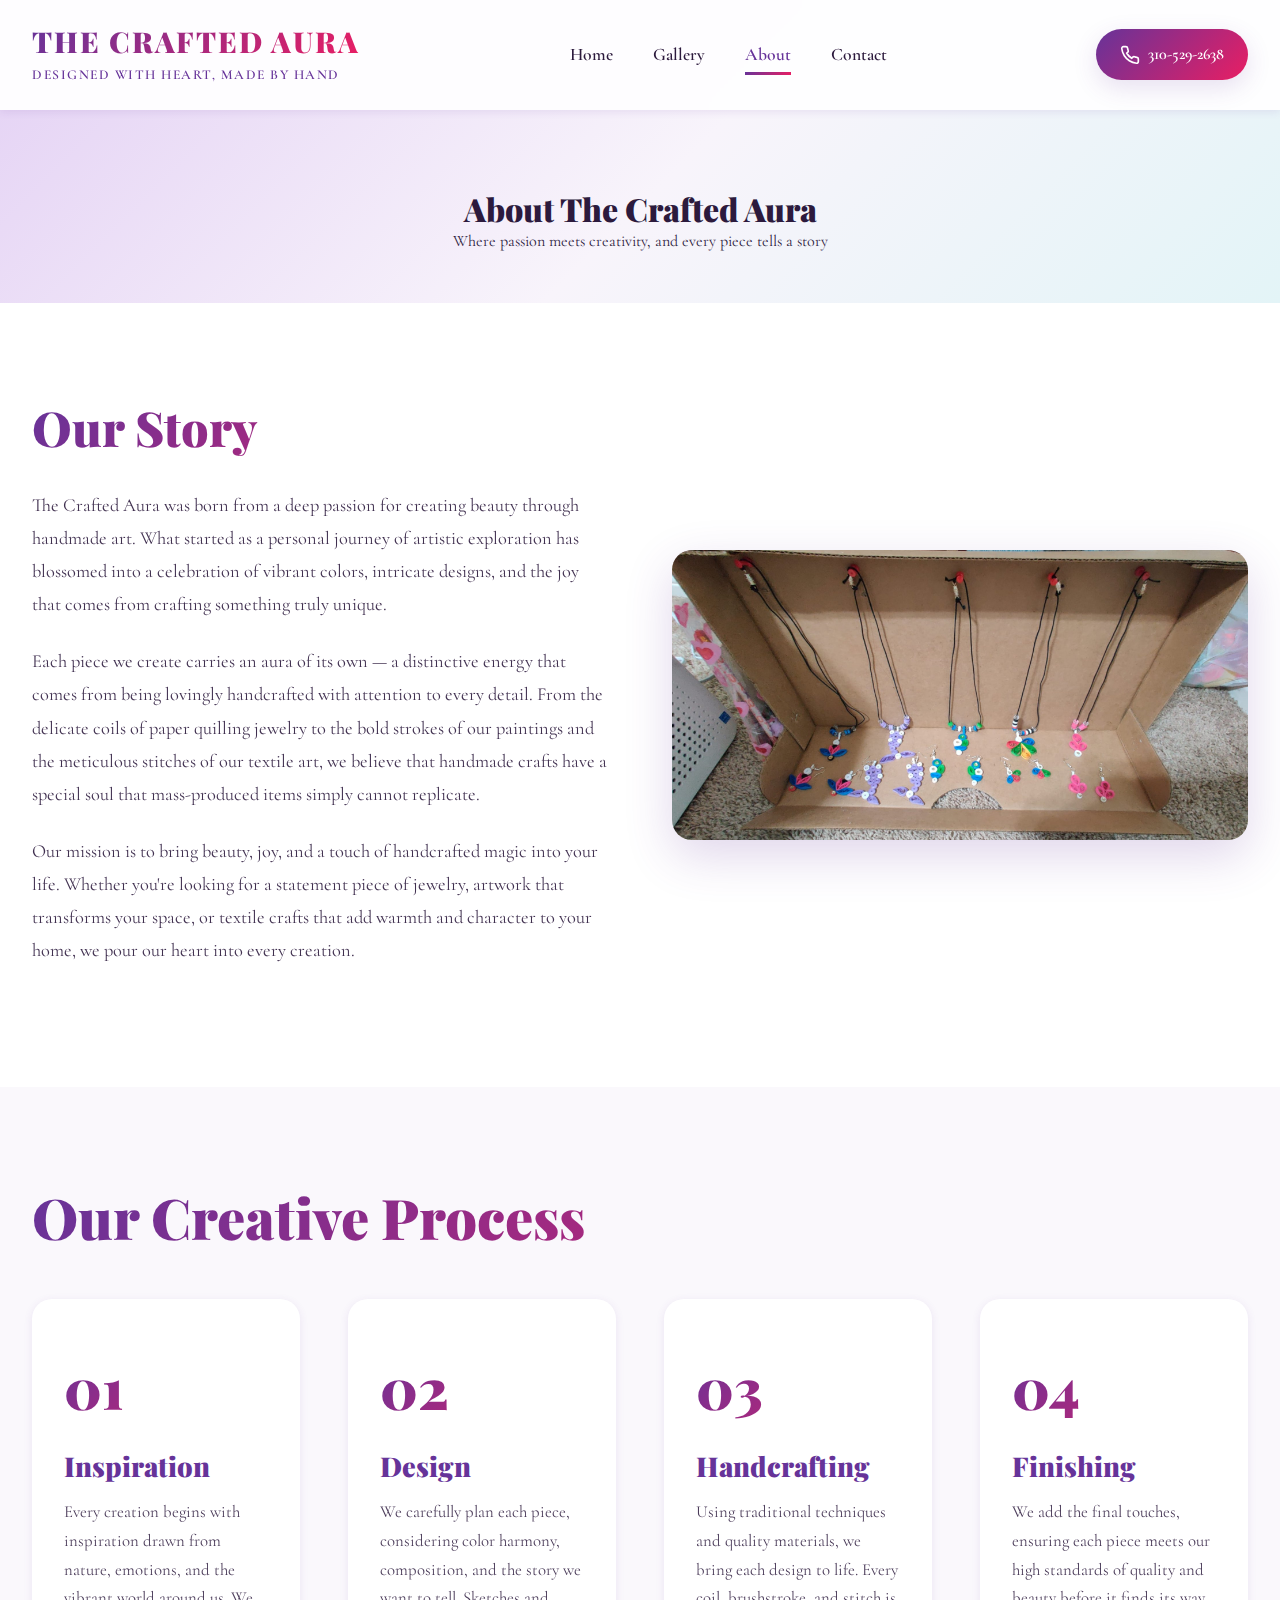
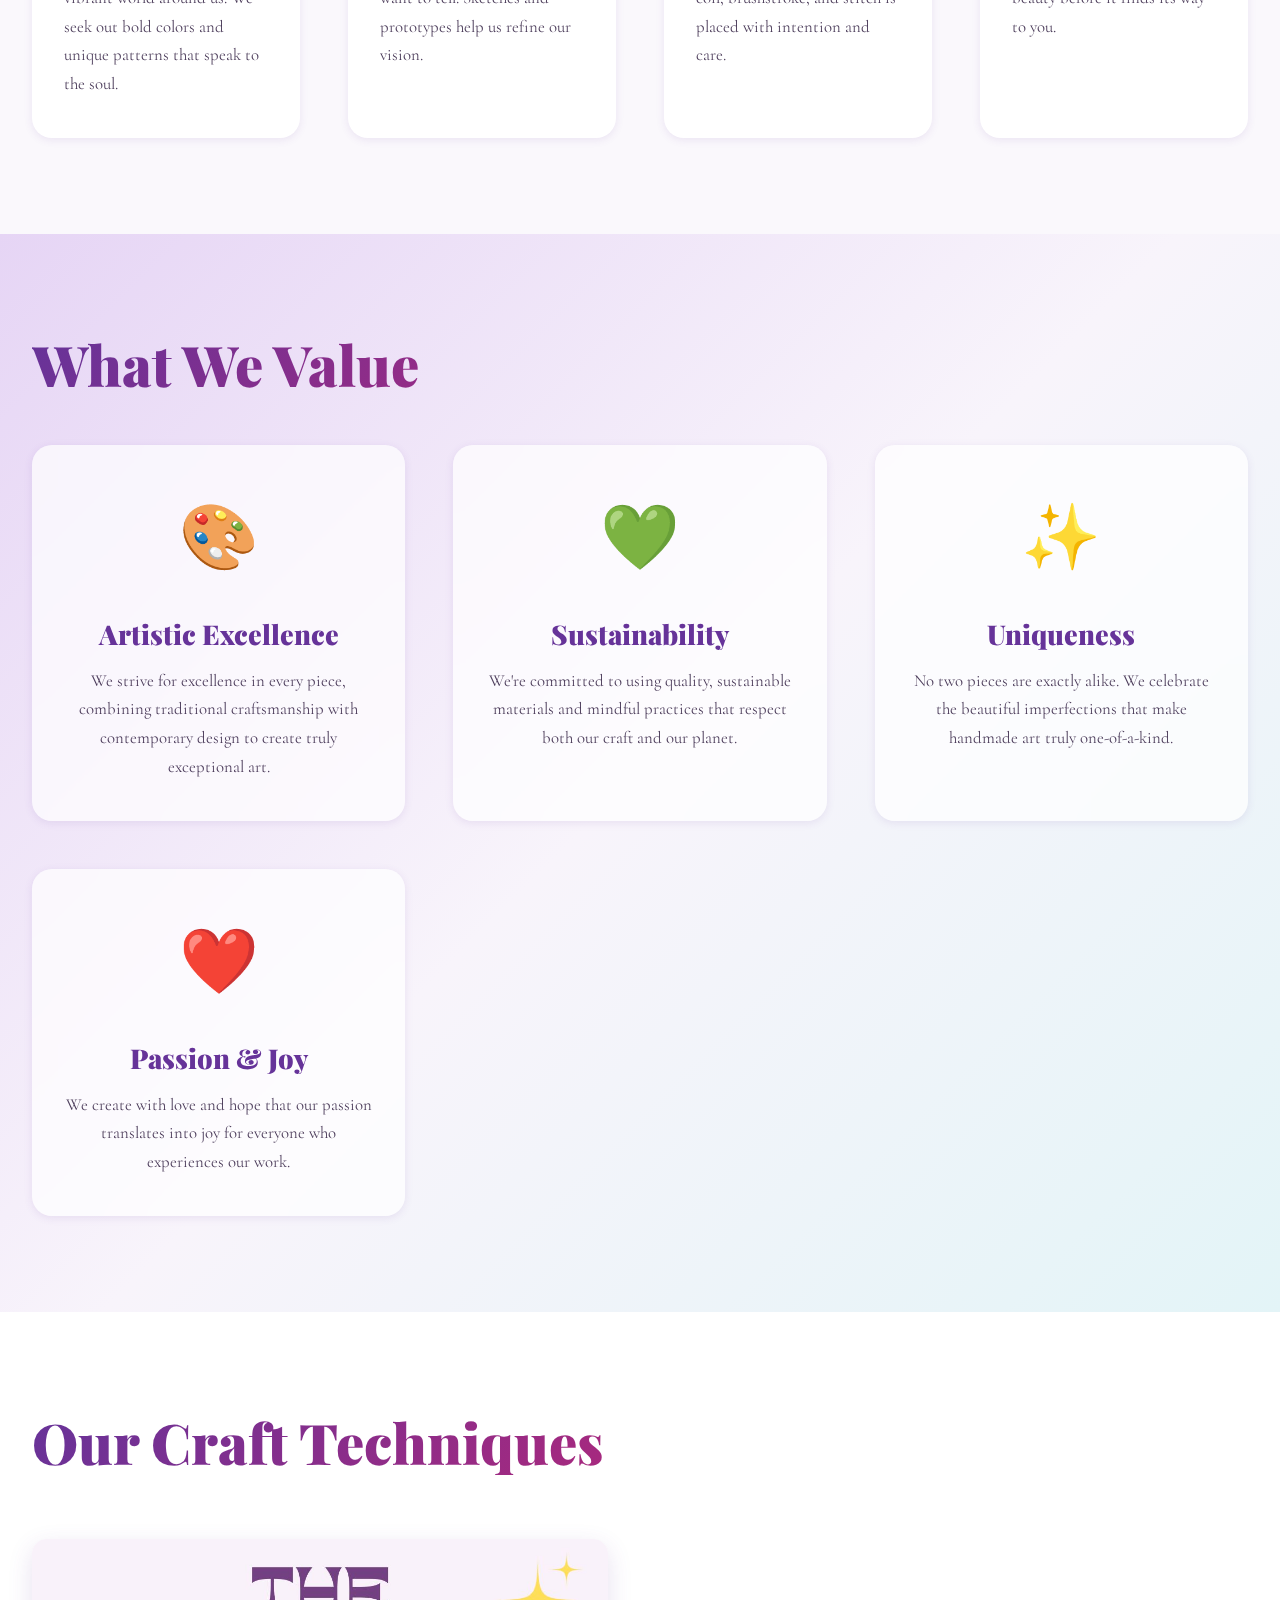
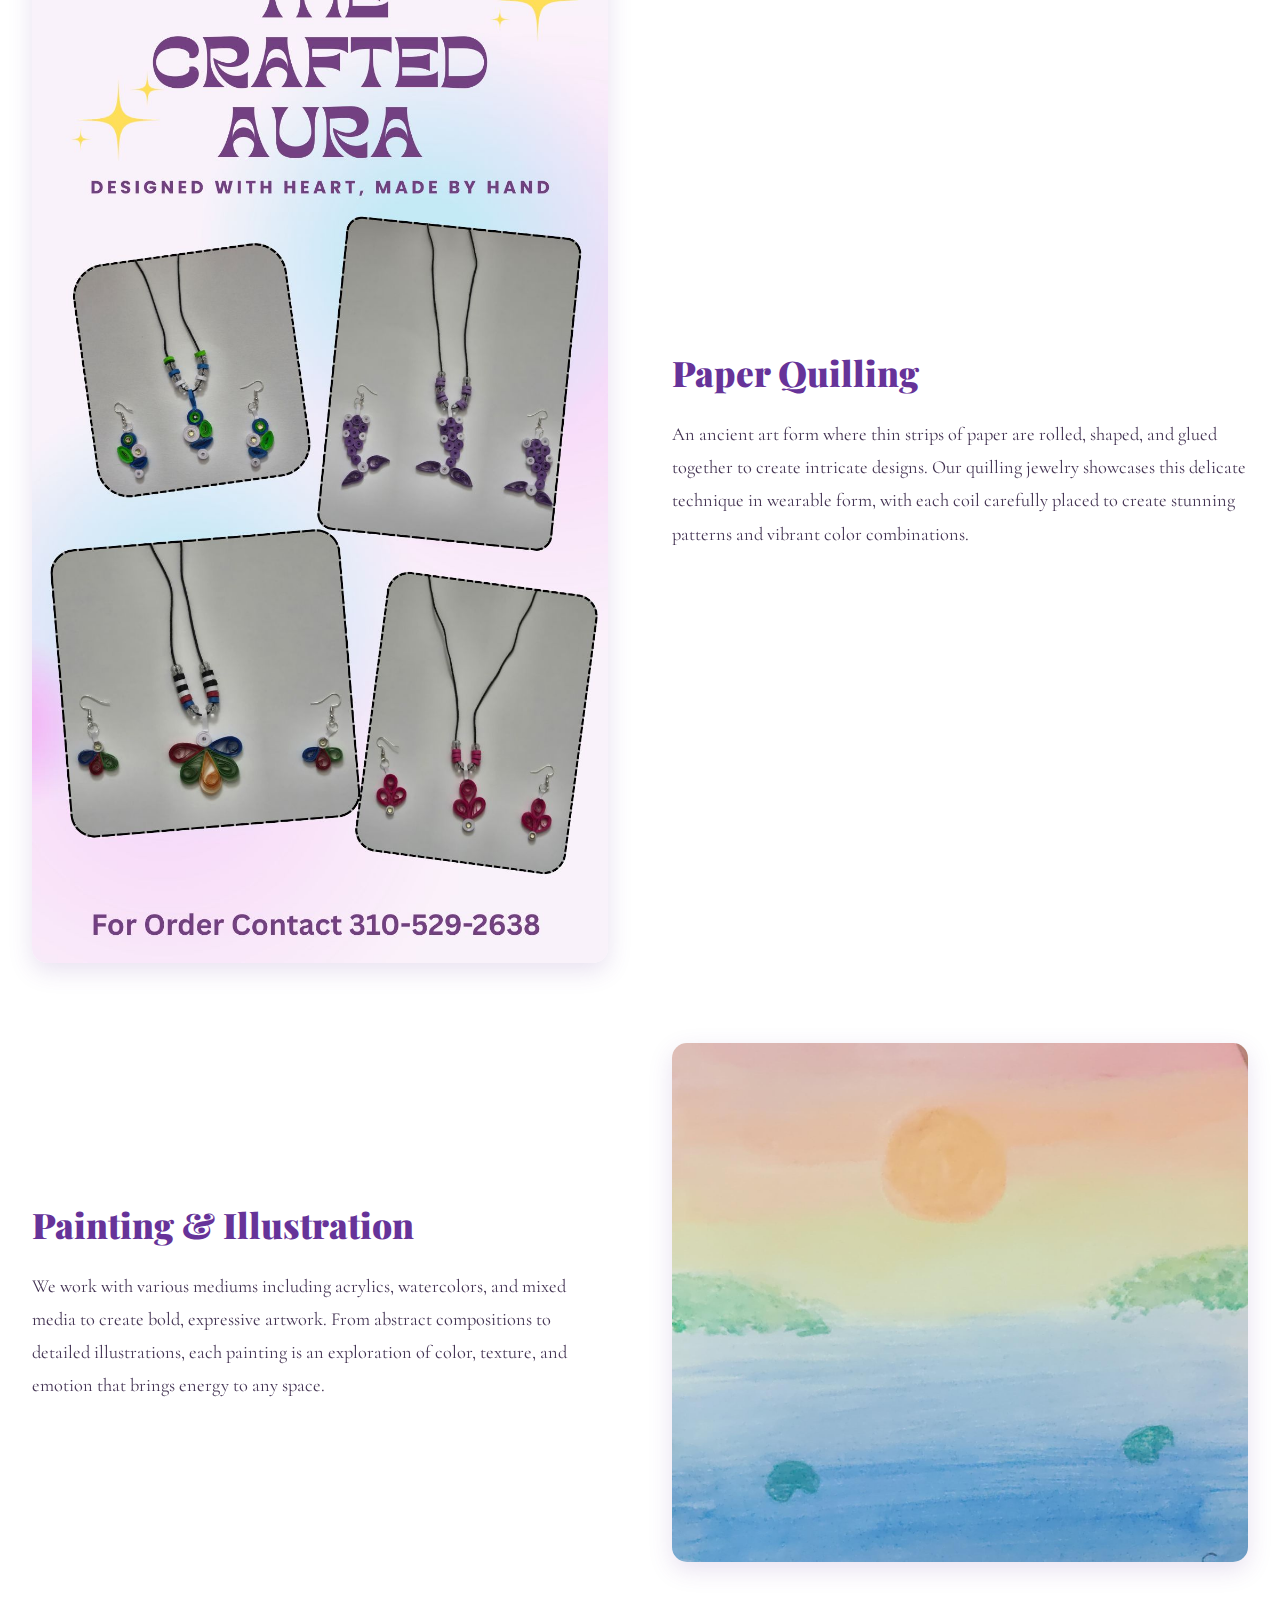
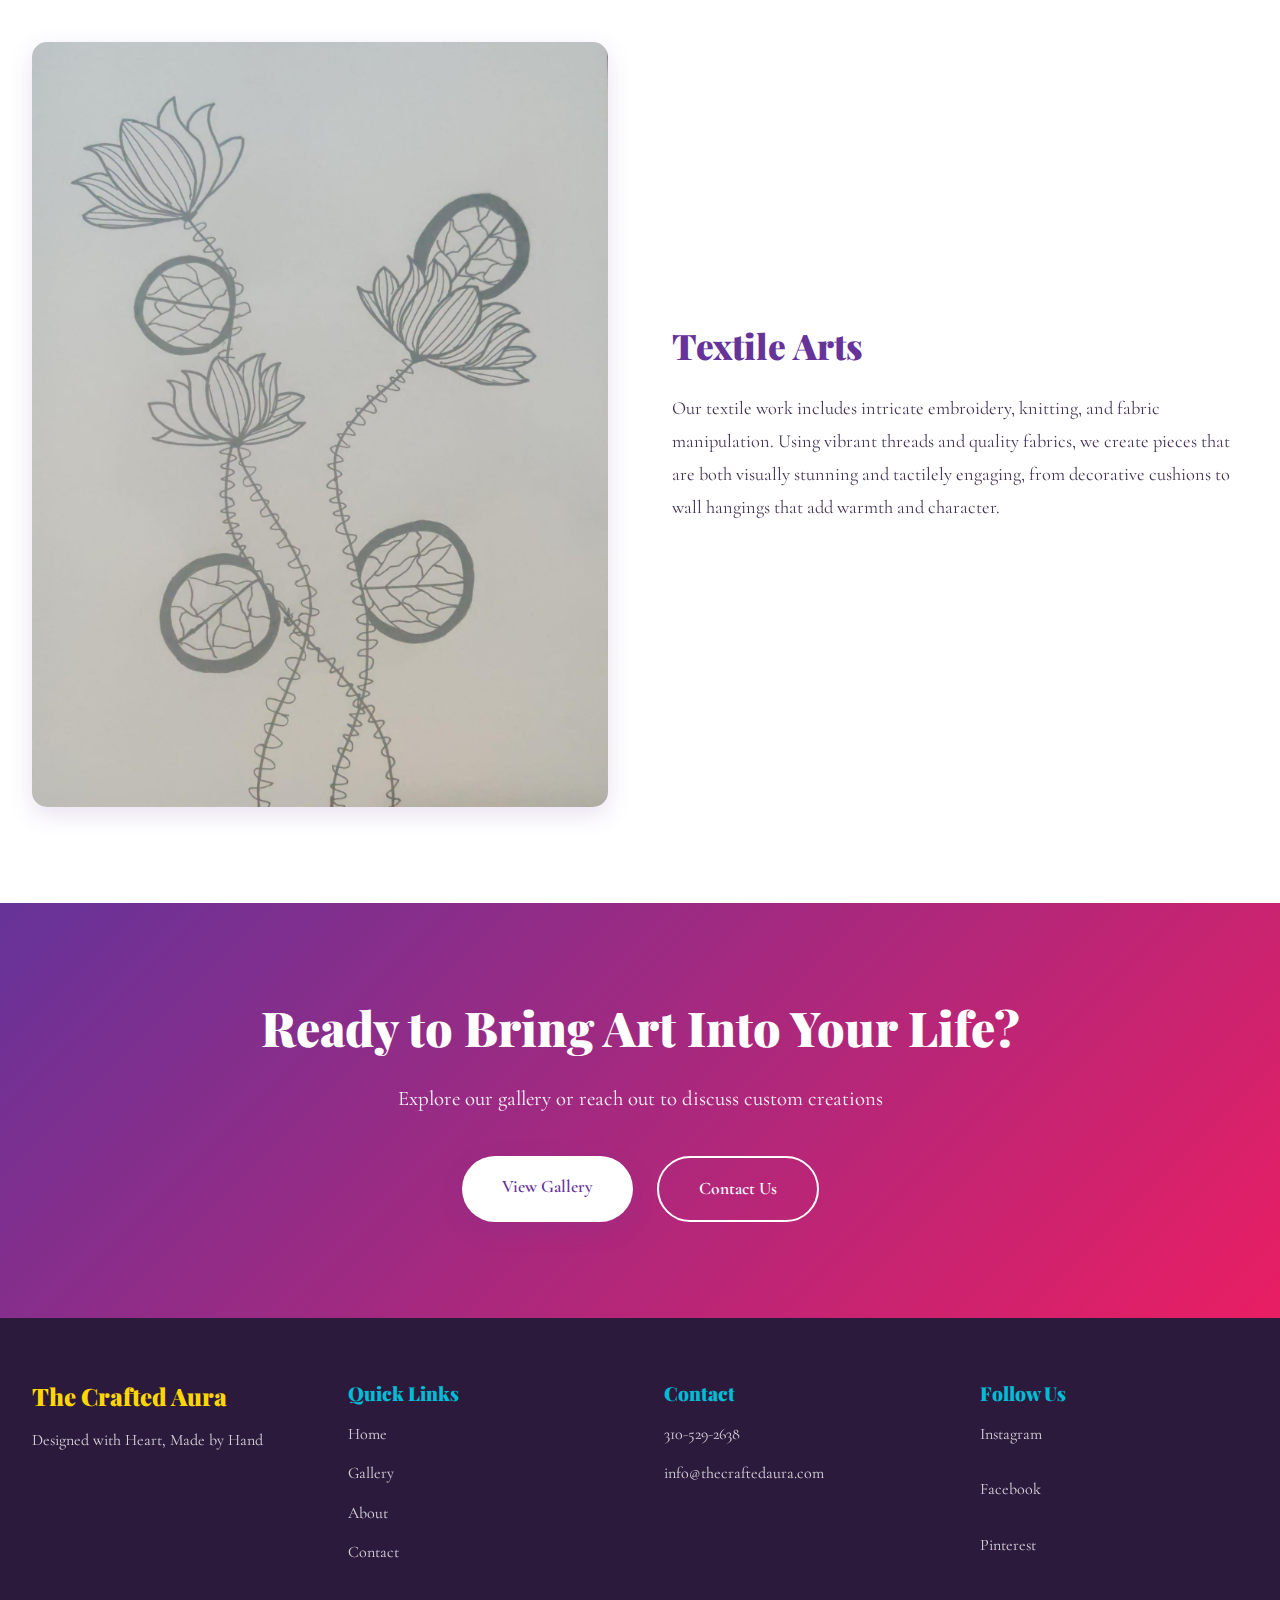
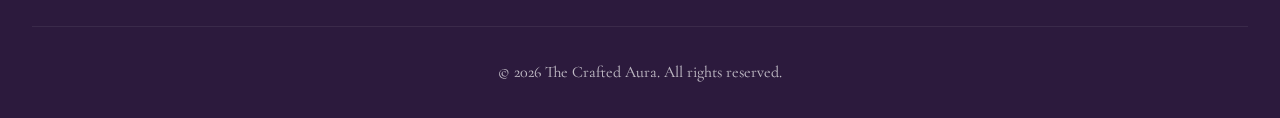
<file: about.html>
<!DOCTYPE html>
<html lang="en">
<head>
    <meta charset="UTF-8">
    <meta name="viewport" content="width=device-width, initial-scale=1.0">
    <title>About - The Crafted Aura</title>
    <link rel="preconnect" href="https://fonts.googleapis.com">
    <link rel="preconnect" href="https://fonts.gstatic.com" crossorigin>
    <link href="https://fonts.googleapis.com/css2?family=Playfair+Display:wght@700;900&family=Cormorant+Garamond:wght@400;600&display=swap" rel="stylesheet">
    <link rel="stylesheet" href="styles.css">
    <link rel="stylesheet" href="about.css">
</head>
<body>
    <!-- Navigation -->
    <nav class="navbar">
        <div class="nav-container">
            <div class="logo">
                <h1>THE CRAFTED AURA</h1>
                <p class="tagline">Designed with Heart, Made by Hand</p>
            </div>
            <div class="nav-links">
                <a href="index.html">Home</a>
                <a href="gallery.html">Gallery</a>
                <a href="about.html" class="active">About</a>
                <a href="contact.html">Contact</a>
            </div>
            <div class="contact-info">
                <a href="tel:3105292638" class="phone-link">
                    <svg width="20" height="20" viewBox="0 0 24 24" fill="none" stroke="currentColor" stroke-width="2">
                        <path d="M22 16.92v3a2 2 0 0 1-2.18 2 19.79 19.79 0 0 1-8.63-3.07 19.5 19.5 0 0 1-6-6 19.79 19.79 0 0 1-3.07-8.67A2 2 0 0 1 4.11 2h3a2 2 0 0 1 2 1.72 12.84 12.84 0 0 0 .7 2.81 2 2 0 0 1-.45 2.11L8.09 9.91a16 16 0 0 0 6 6l1.27-1.27a2 2 0 0 1 2.11-.45 12.84 12.84 0 0 0 2.81.7A2 2 0 0 1 22 16.92z"/>
                    </svg>
                    310-529-2638
                </a>
            </div>
            <button class="mobile-menu-btn" aria-label="Menu">
                <span></span>
                <span></span>
                <span></span>
            </button>
        </div>
    </nav>

    <!-- Mobile Menu -->
    <div class="mobile-menu">
        <a href="index.html">Home</a>
        <a href="gallery.html">Gallery</a>
        <a href="about.html" class="active">About</a>
        <a href="contact.html">Contact</a>
        <a href="tel:3105292638" class="mobile-phone">
            <svg width="20" height="20" viewBox="0 0 24 24" fill="none" stroke="currentColor" stroke-width="2">
                <path d="M22 16.92v3a2 2 0 0 1-2.18 2 19.79 19.79 0 0 1-8.63-3.07 19.5 19.5 0 0 1-6-6 19.79 19.79 0 0 1-3.07-8.67A2 2 0 0 1 4.11 2h3a2 2 0 0 1 2 1.72 12.84 12.84 0 0 0 .7 2.81 2 2 0 0 1-.45 2.11L8.09 9.91a16 16 0 0 0 6 6l1.27-1.27a2 2 0 0 1 2.11-.45 12.84 12.84 0 0 0 2.81.7A2 2 0 0 1 22 16.92z"/>
            </svg>
            310-529-2638
        </a>
    </div>

    <!-- About Header -->
    <section class="about-header">
        <div class="container">
            <h1 class="page-title">About The Crafted Aura</h1>
            <p class="page-subtitle">Where passion meets creativity, and every piece tells a story</p>
        </div>
    </section>

    <!-- Story Section -->
    <section class="story-section">
        <div class="container">
            <div class="story-content">
                <div class="story-text">
                    <h2>Our Story</h2>
                    <p>The Crafted Aura was born from a deep passion for creating beauty through handmade art. What started as a personal journey of artistic exploration has blossomed into a celebration of vibrant colors, intricate designs, and the joy that comes from crafting something truly unique.</p>
                    <p>Each piece we create carries an aura of its own — a distinctive energy that comes from being lovingly handcrafted with attention to every detail. From the delicate coils of paper quilling jewelry to the bold strokes of our paintings and the meticulous stitches of our textile art, we believe that handmade crafts have a special soul that mass-produced items simply cannot replicate.</p>
                    <p>Our mission is to bring beauty, joy, and a touch of handcrafted magic into your life. Whether you're looking for a statement piece of jewelry, artwork that transforms your space, or textile crafts that add warmth and character to your home, we pour our heart into every creation.</p>
                </div>
                <div class="story-image">
                    <img src="images/jewelry/quilling-collection-display.jpg" alt="The Crafted Aura Workspace">
                </div>
            </div>
        </div>
    </section>

    <!-- Process Section -->
    <section class="process-section">
        <div class="container">
            <h2 class="section-title">Our Creative Process</h2>
            <div class="process-grid">
                <div class="process-card">
                    <div class="process-number">01</div>
                    <h3>Inspiration</h3>
                    <p>Every creation begins with inspiration drawn from nature, emotions, and the vibrant world around us. We seek out bold colors and unique patterns that speak to the soul.</p>
                </div>
                <div class="process-card">
                    <div class="process-number">02</div>
                    <h3>Design</h3>
                    <p>We carefully plan each piece, considering color harmony, composition, and the story we want to tell. Sketches and prototypes help us refine our vision.</p>
                </div>
                <div class="process-card">
                    <div class="process-number">03</div>
                    <h3>Handcrafting</h3>
                    <p>Using traditional techniques and quality materials, we bring each design to life. Every coil, brushstroke, and stitch is placed with intention and care.</p>
                </div>
                <div class="process-card">
                    <div class="process-number">04</div>
                    <h3>Finishing</h3>
                    <p>We add the final touches, ensuring each piece meets our high standards of quality and beauty before it finds its way to you.</p>
                </div>
            </div>
        </div>
    </section>

    <!-- Values Section -->
    <section class="values-section">
        <div class="container">
            <h2 class="section-title">What We Value</h2>
            <div class="values-grid">
                <div class="value-card">
                    <div class="value-icon">🎨</div>
                    <h3>Artistic Excellence</h3>
                    <p>We strive for excellence in every piece, combining traditional craftsmanship with contemporary design to create truly exceptional art.</p>
                </div>
                <div class="value-card">
                    <div class="value-icon">💚</div>
                    <h3>Sustainability</h3>
                    <p>We're committed to using quality, sustainable materials and mindful practices that respect both our craft and our planet.</p>
                </div>
                <div class="value-card">
                    <div class="value-icon">✨</div>
                    <h3>Uniqueness</h3>
                    <p>No two pieces are exactly alike. We celebrate the beautiful imperfections that make handmade art truly one-of-a-kind.</p>
                </div>
                <div class="value-card">
                    <div class="value-icon">❤️</div>
                    <h3>Passion & Joy</h3>
                    <p>We create with love and hope that our passion translates into joy for everyone who experiences our work.</p>
                </div>
            </div>
        </div>
    </section>

    <!-- Techniques Section -->
    <section class="techniques-section">
        <div class="container">
            <h2 class="section-title">Our Craft Techniques</h2>
            <div class="techniques-content">
                <div class="technique-item">
                    <div class="technique-image">
                        <img src="images/jewelry/quilling-jewelry-main.jpg" alt="Paper Quilling Process">
                    </div>
                    <div class="technique-info">
                        <h3>Paper Quilling</h3>
                        <p>An ancient art form where thin strips of paper are rolled, shaped, and glued together to create intricate designs. Our quilling jewelry showcases this delicate technique in wearable form, with each coil carefully placed to create stunning patterns and vibrant color combinations.</p>
                    </div>
                </div>

                <div class="technique-item reverse">
                    <div class="technique-image">
                        <img src="images/paintings/sunset-landscape.jpg" alt="Painting Process">
                    </div>
                    <div class="technique-info">
                        <h3>Painting & Illustration</h3>
                        <p>We work with various mediums including acrylics, watercolors, and mixed media to create bold, expressive artwork. From abstract compositions to detailed illustrations, each painting is an exploration of color, texture, and emotion that brings energy to any space.</p>
                    </div>
                </div>

                <div class="technique-item">
                    <div class="technique-image">
                        <img src="images/illustrations/lotus-flowers-sketch.jpg" alt="Textile Arts Process">
                    </div>
                    <div class="technique-info">
                        <h3>Textile Arts</h3>
                        <p>Our textile work includes intricate embroidery, knitting, and fabric manipulation. Using vibrant threads and quality fabrics, we create pieces that are both visually stunning and tactilely engaging, from decorative cushions to wall hangings that add warmth and character.</p>
                    </div>
                </div>
            </div>
        </div>
    </section>

    <!-- CTA Section -->
    <section class="cta">
        <div class="cta-content">
            <h2>Ready to Bring Art Into Your Life?</h2>
            <p>Explore our gallery or reach out to discuss custom creations</p>
            <div class="cta-buttons">
                <a href="gallery.html" class="btn btn-primary">View Gallery</a>
                <a href="contact.html" class="btn btn-secondary">Contact Us</a>
            </div>
        </div>
    </section>

    <!-- Footer -->
    <footer class="footer">
        <div class="container">
            <div class="footer-content">
                <div class="footer-section">
                    <h3>The Crafted Aura</h3>
                    <p>Designed with Heart, Made by Hand</p>
                </div>
                <div class="footer-section">
                    <h4>Quick Links</h4>
                    <a href="index.html">Home</a>
                    <a href="gallery.html">Gallery</a>
                    <a href="about.html">About</a>
                    <a href="contact.html">Contact</a>
                </div>
                <div class="footer-section">
                    <h4>Contact</h4>
                    <a href="tel:3105292638">310-529-2638</a>
                    <a href="mailto:info@thecraftedaura.com">info@thecraftedaura.com</a>
                </div>
                <div class="footer-section">
                    <h4>Follow Us</h4>
                    <div class="social-links">
                        <a href="#" aria-label="Instagram">Instagram</a>
                        <a href="#" aria-label="Facebook">Facebook</a>
                        <a href="#" aria-label="Pinterest">Pinterest</a>
                    </div>
                </div>
            </div>
            <div class="footer-bottom">
                <p>&copy; 2026 The Crafted Aura. All rights reserved.</p>
            </div>
        </div>
    </footer>

    <script src="script.js"></script>
</body>
</html>
</file>
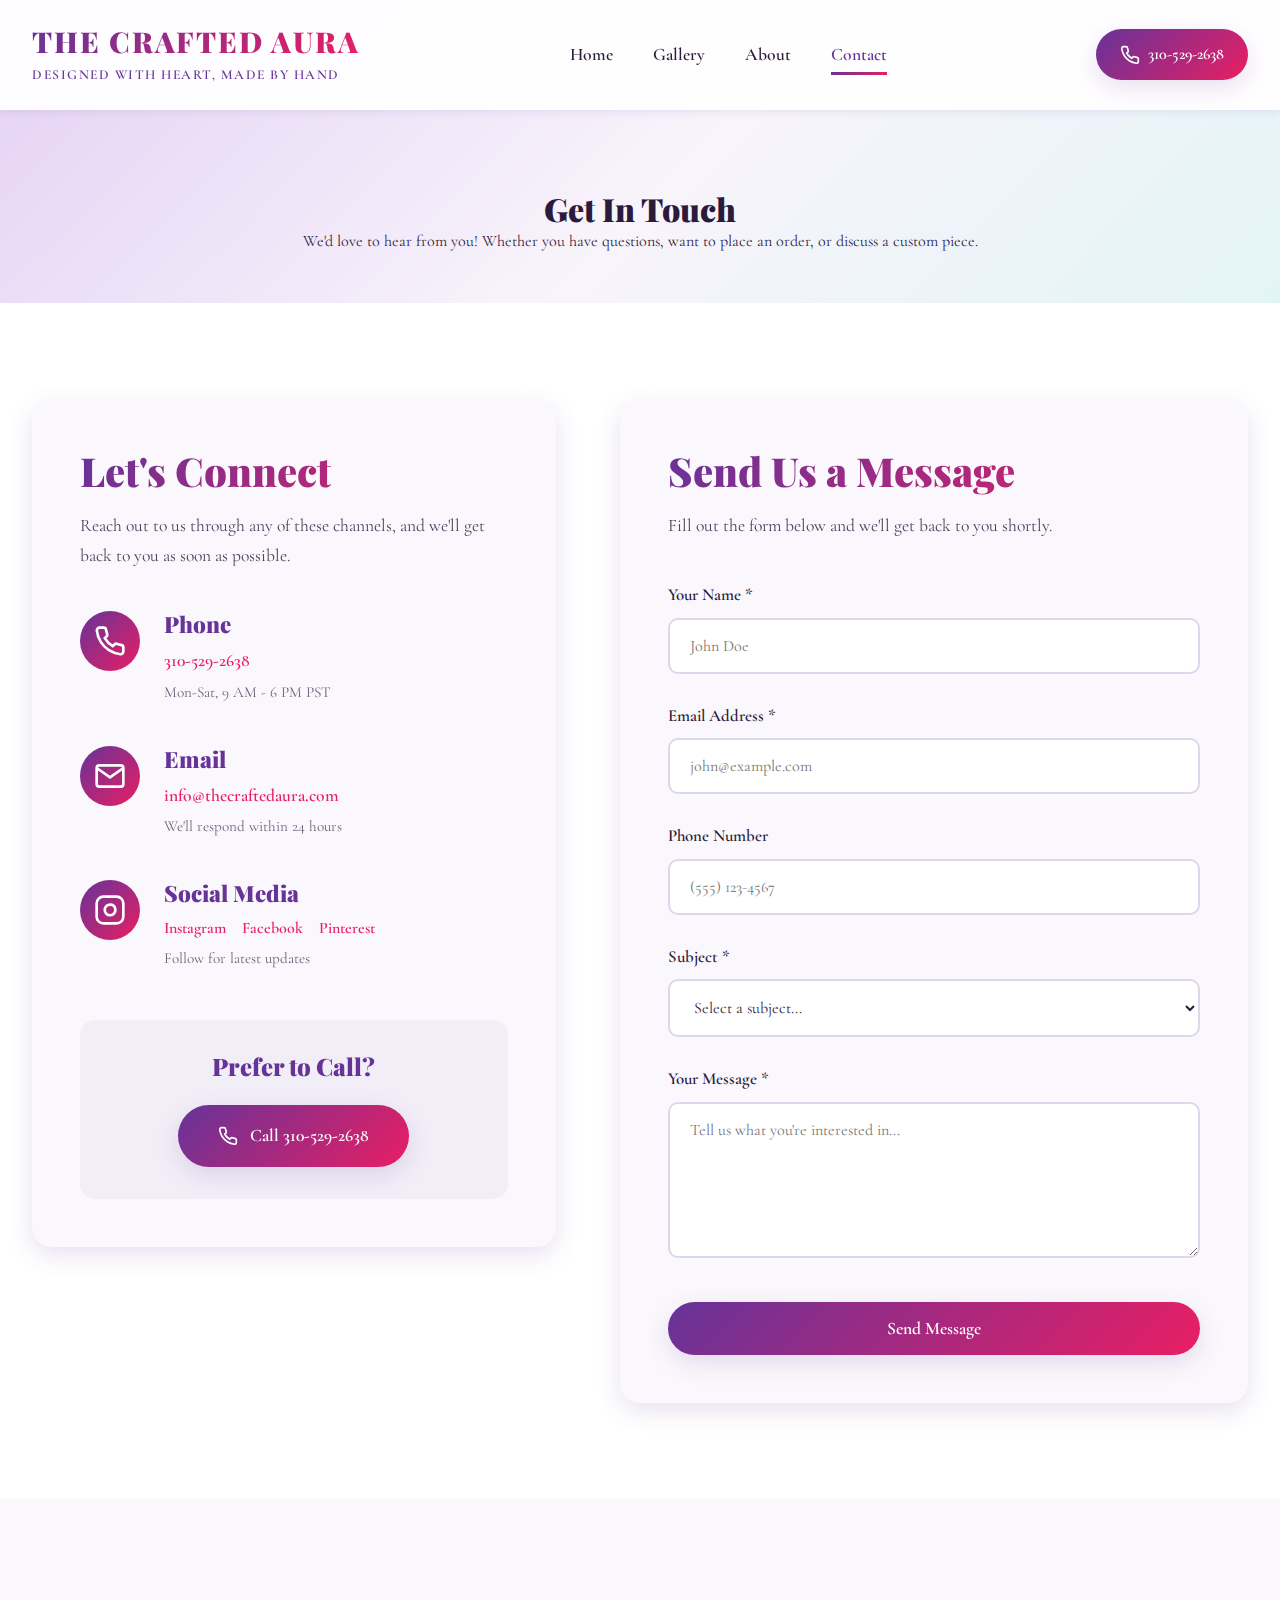
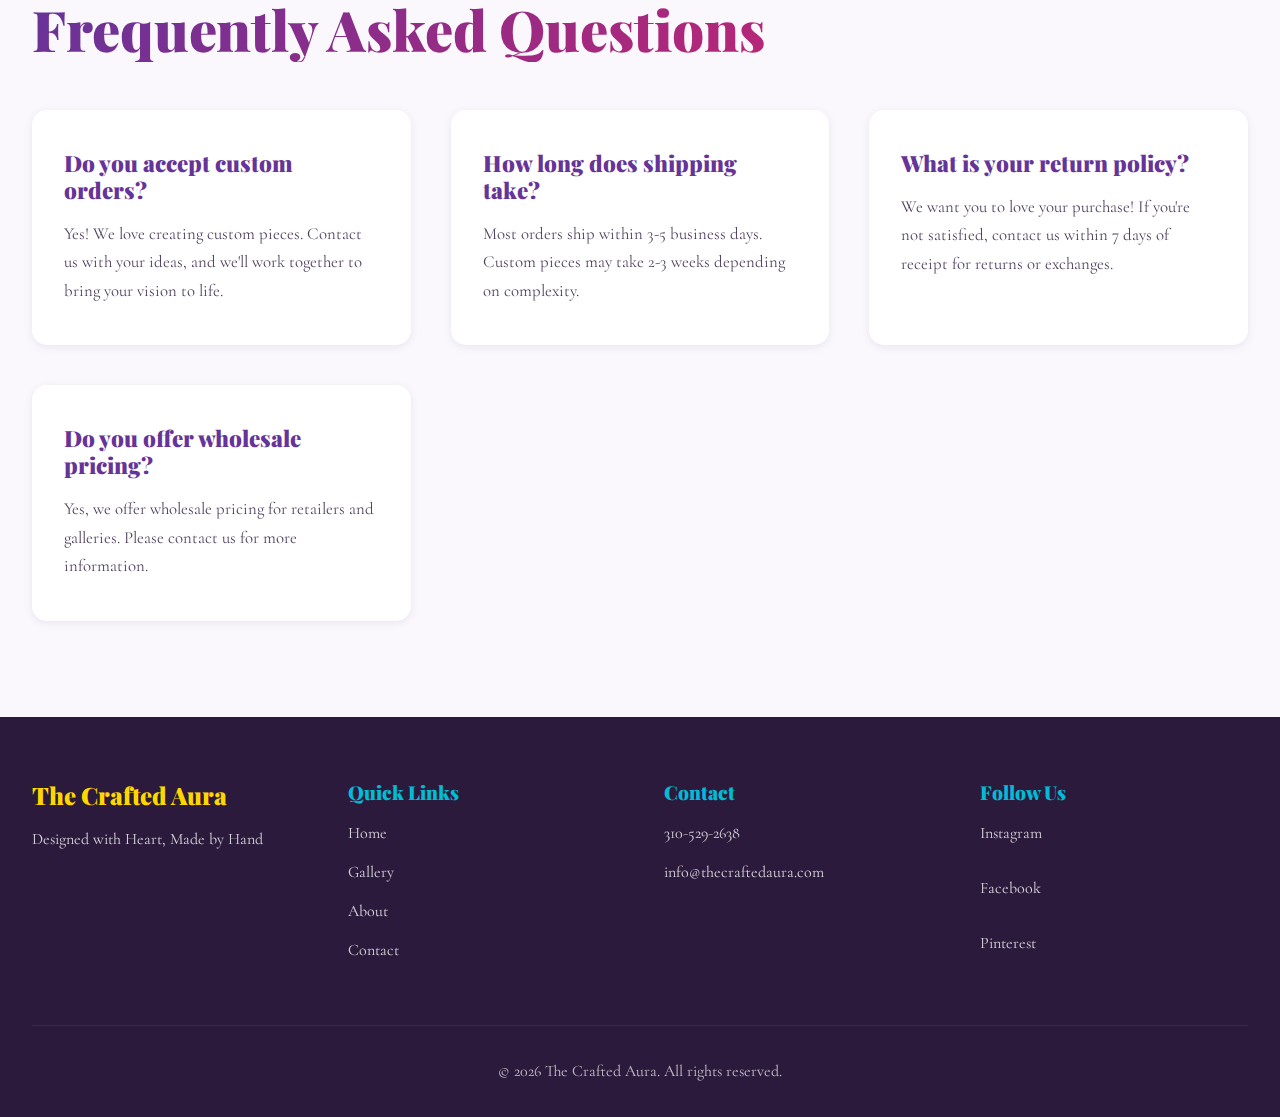
<file: contact.html>
<!DOCTYPE html>
<html lang="en">
<head>
    <meta charset="UTF-8">
    <meta name="viewport" content="width=device-width, initial-scale=1.0">
    <title>Contact - The Crafted Aura</title>
    <link rel="preconnect" href="https://fonts.googleapis.com">
    <link rel="preconnect" href="https://fonts.gstatic.com" crossorigin>
    <link href="https://fonts.googleapis.com/css2?family=Playfair+Display:wght@700;900&family=Cormorant+Garamond:wght@400;600&display=swap" rel="stylesheet">
    <link rel="stylesheet" href="styles.css">
    <link rel="stylesheet" href="contact.css">
</head>
<body>
    <!-- Navigation -->
    <nav class="navbar">
        <div class="nav-container">
            <div class="logo">
                <h1>THE CRAFTED AURA</h1>
                <p class="tagline">Designed with Heart, Made by Hand</p>
            </div>
            <div class="nav-links">
                <a href="index.html">Home</a>
                <a href="gallery.html">Gallery</a>
                <a href="about.html">About</a>
                <a href="contact.html" class="active">Contact</a>
            </div>
            <div class="contact-info">
                <a href="tel:3105292638" class="phone-link">
                    <svg width="20" height="20" viewBox="0 0 24 24" fill="none" stroke="currentColor" stroke-width="2">
                        <path d="M22 16.92v3a2 2 0 0 1-2.18 2 19.79 19.79 0 0 1-8.63-3.07 19.5 19.5 0 0 1-6-6 19.79 19.79 0 0 1-3.07-8.67A2 2 0 0 1 4.11 2h3a2 2 0 0 1 2 1.72 12.84 12.84 0 0 0 .7 2.81 2 2 0 0 1-.45 2.11L8.09 9.91a16 16 0 0 0 6 6l1.27-1.27a2 2 0 0 1 2.11-.45 12.84 12.84 0 0 0 2.81.7A2 2 0 0 1 22 16.92z"/>
                    </svg>
                    310-529-2638
                </a>
            </div>
            <button class="mobile-menu-btn" aria-label="Menu">
                <span></span>
                <span></span>
                <span></span>
            </button>
        </div>
    </nav>

    <!-- Mobile Menu -->
    <div class="mobile-menu">
        <a href="index.html">Home</a>
        <a href="gallery.html">Gallery</a>
        <a href="about.html">About</a>
        <a href="contact.html" class="active">Contact</a>
        <a href="tel:3105292638" class="mobile-phone">
            <svg width="20" height="20" viewBox="0 0 24 24" fill="none" stroke="currentColor" stroke-width="2">
                <path d="M22 16.92v3a2 2 0 0 1-2.18 2 19.79 19.79 0 0 1-8.63-3.07 19.5 19.5 0 0 1-6-6 19.79 19.79 0 0 1-3.07-8.67A2 2 0 0 1 4.11 2h3a2 2 0 0 1 2 1.72 12.84 12.84 0 0 0 .7 2.81 2 2 0 0 1-.45 2.11L8.09 9.91a16 16 0 0 0 6 6l1.27-1.27a2 2 0 0 1 2.11-.45 12.84 12.84 0 0 0 2.81.7A2 2 0 0 1 22 16.92z"/>
            </svg>
            310-529-2638
        </a>
    </div>

    <!-- Contact Header -->
    <section class="contact-header">
        <div class="container">
            <h1 class="page-title">Get In Touch</h1>
            <p class="page-subtitle">We'd love to hear from you! Whether you have questions, want to place an order, or discuss a custom piece.</p>
        </div>
    </section>

    <!-- Contact Section -->
    <section class="contact-section">
        <div class="container">
            <div class="contact-container">
                
                <!-- Contact Info Card -->
                <div class="contact-info-card">
                    <h2>Let's Connect</h2>
                    <p class="info-description">Reach out to us through any of these channels, and we'll get back to you as soon as possible.</p>
                    
                    <div class="contact-methods">
                        <div class="contact-method">
                            <div class="method-icon">
                                <svg width="32" height="32" viewBox="0 0 24 24" fill="none" stroke="currentColor" stroke-width="2">
                                    <path d="M22 16.92v3a2 2 0 0 1-2.18 2 19.79 19.79 0 0 1-8.63-3.07 19.5 19.5 0 0 1-6-6 19.79 19.79 0 0 1-3.07-8.67A2 2 0 0 1 4.11 2h3a2 2 0 0 1 2 1.72 12.84 12.84 0 0 0 .7 2.81 2 2 0 0 1-.45 2.11L8.09 9.91a16 16 0 0 0 6 6l1.27-1.27a2 2 0 0 1 2.11-.45 12.84 12.84 0 0 0 2.81.7A2 2 0 0 1 22 16.92z"/>
                                </svg>
                            </div>
                            <div class="method-details">
                                <h3>Phone</h3>
                                <a href="tel:3105292638">310-529-2638</a>
                                <p>Mon-Sat, 9 AM - 6 PM PST</p>
                            </div>
                        </div>

                        <div class="contact-method">
                            <div class="method-icon">
                                <svg width="32" height="32" viewBox="0 0 24 24" fill="none" stroke="currentColor" stroke-width="2">
                                    <path d="M4 4h16c1.1 0 2 .9 2 2v12c0 1.1-.9 2-2 2H4c-1.1 0-2-.9-2-2V6c0-1.1.9-2 2-2z"/>
                                    <polyline points="22,6 12,13 2,6"/>
                                </svg>
                            </div>
                            <div class="method-details">
                                <h3>Email</h3>
                                <a href="mailto:info@thecraftedaura.com">info@thecraftedaura.com</a>
                                <p>We'll respond within 24 hours</p>
                            </div>
                        </div>

                        <div class="contact-method">
                            <div class="method-icon">
                                <svg width="32" height="32" viewBox="0 0 24 24" fill="none" stroke="currentColor" stroke-width="2">
                                    <rect x="2" y="2" width="20" height="20" rx="5" ry="5"/>
                                    <path d="M16 11.37A4 4 0 1 1 12.63 8 4 4 0 0 1 16 11.37z"/>
                                    <line x1="17.5" y1="6.5" x2="17.51" y2="6.5"/>
                                </svg>
                            </div>
                            <div class="method-details">
                                <h3>Social Media</h3>
                                <div class="social-links-contact">
                                    <a href="#">Instagram</a>
                                    <a href="#">Facebook</a>
                                    <a href="#">Pinterest</a>
                                </div>
                                <p>Follow for latest updates</p>
                            </div>
                        </div>
                    </div>

                    <div class="contact-cta">
                        <h3>Prefer to Call?</h3>
                        <a href="tel:3105292638" class="btn btn-primary">
                            <svg width="20" height="20" viewBox="0 0 24 24" fill="none" stroke="currentColor" stroke-width="2">
                                <path d="M22 16.92v3a2 2 0 0 1-2.18 2 19.79 19.79 0 0 1-8.63-3.07 19.5 19.5 0 0 1-6-6 19.79 19.79 0 0 1-3.07-8.67A2 2 0 0 1 4.11 2h3a2 2 0 0 1 2 1.72 12.84 12.84 0 0 0 .7 2.81 2 2 0 0 1-.45 2.11L8.09 9.91a16 16 0 0 0 6 6l1.27-1.27a2 2 0 0 1 2.11-.45 12.84 12.84 0 0 0 2.81.7A2 2 0 0 1 22 16.92z"/>
                            </svg>
                            Call 310-529-2638
                        </a>
                    </div>
                </div>

                <!-- Contact Form -->
                <div class="contact-form-wrapper">
                    <h2>Send Us a Message</h2>
                    <p class="form-description">Fill out the form below and we'll get back to you shortly.</p>
                    
                    <form class="contact-form" id="contactForm">
                        <div class="form-group">
                            <label for="name">Your Name *</label>
                            <input type="text" id="name" name="name" required placeholder="John Doe">
                        </div>

                        <div class="form-group">
                            <label for="email">Email Address *</label>
                            <input type="email" id="email" name="email" required placeholder="john@example.com">
                        </div>

                        <div class="form-group">
                            <label for="phone">Phone Number</label>
                            <input type="tel" id="phone" name="phone" placeholder="(555) 123-4567">
                        </div>

                        <div class="form-group">
                            <label for="subject">Subject *</label>
                            <select id="subject" name="subject" required>
                                <option value="">Select a subject...</option>
                                <option value="general">General Inquiry</option>
                                <option value="purchase">Purchase / Order</option>
                                <option value="custom">Custom Order Request</option>
                                <option value="wholesale">Wholesale Inquiry</option>
                                <option value="collaboration">Collaboration Opportunity</option>
                                <option value="other">Other</option>
                            </select>
                        </div>

                        <div class="form-group">
                            <label for="message">Your Message *</label>
                            <textarea id="message" name="message" rows="6" required placeholder="Tell us what you're interested in..."></textarea>
                        </div>

                        <button type="submit" class="btn btn-primary submit-btn">
                            <span class="btn-text">Send Message</span>
                            <span class="btn-loading">Sending...</span>
                        </button>

                        <div class="form-message" id="formMessage"></div>
                    </form>
                </div>

            </div>
        </div>
    </section>

    <!-- FAQ Section -->
    <section class="faq-section">
        <div class="container">
            <h2 class="section-title">Frequently Asked Questions</h2>
            <div class="faq-grid">
                <div class="faq-item">
                    <h3>Do you accept custom orders?</h3>
                    <p>Yes! We love creating custom pieces. Contact us with your ideas, and we'll work together to bring your vision to life.</p>
                </div>
                <div class="faq-item">
                    <h3>How long does shipping take?</h3>
                    <p>Most orders ship within 3-5 business days. Custom pieces may take 2-3 weeks depending on complexity.</p>
                </div>
                <div class="faq-item">
                    <h3>What is your return policy?</h3>
                    <p>We want you to love your purchase! If you're not satisfied, contact us within 7 days of receipt for returns or exchanges.</p>
                </div>
                <div class="faq-item">
                    <h3>Do you offer wholesale pricing?</h3>
                    <p>Yes, we offer wholesale pricing for retailers and galleries. Please contact us for more information.</p>
                </div>
            </div>
        </div>
    </section>

    <!-- Footer -->
    <footer class="footer">
        <div class="container">
            <div class="footer-content">
                <div class="footer-section">
                    <h3>The Crafted Aura</h3>
                    <p>Designed with Heart, Made by Hand</p>
                </div>
                <div class="footer-section">
                    <h4>Quick Links</h4>
                    <a href="index.html">Home</a>
                    <a href="gallery.html">Gallery</a>
                    <a href="about.html">About</a>
                    <a href="contact.html">Contact</a>
                </div>
                <div class="footer-section">
                    <h4>Contact</h4>
                    <a href="tel:3105292638">310-529-2638</a>
                    <a href="mailto:info@thecraftedaura.com">info@thecraftedaura.com</a>
                </div>
                <div class="footer-section">
                    <h4>Follow Us</h4>
                    <div class="social-links">
                        <a href="#" aria-label="Instagram">Instagram</a>
                        <a href="#" aria-label="Facebook">Facebook</a>
                        <a href="#" aria-label="Pinterest">Pinterest</a>
                    </div>
                </div>
            </div>
            <div class="footer-bottom">
                <p>&copy; 2026 The Crafted Aura. All rights reserved.</p>
            </div>
        </div>
    </footer>

    <script src="script.js"></script>
    <script src="contact.js"></script>
</body>
</html>
</file>
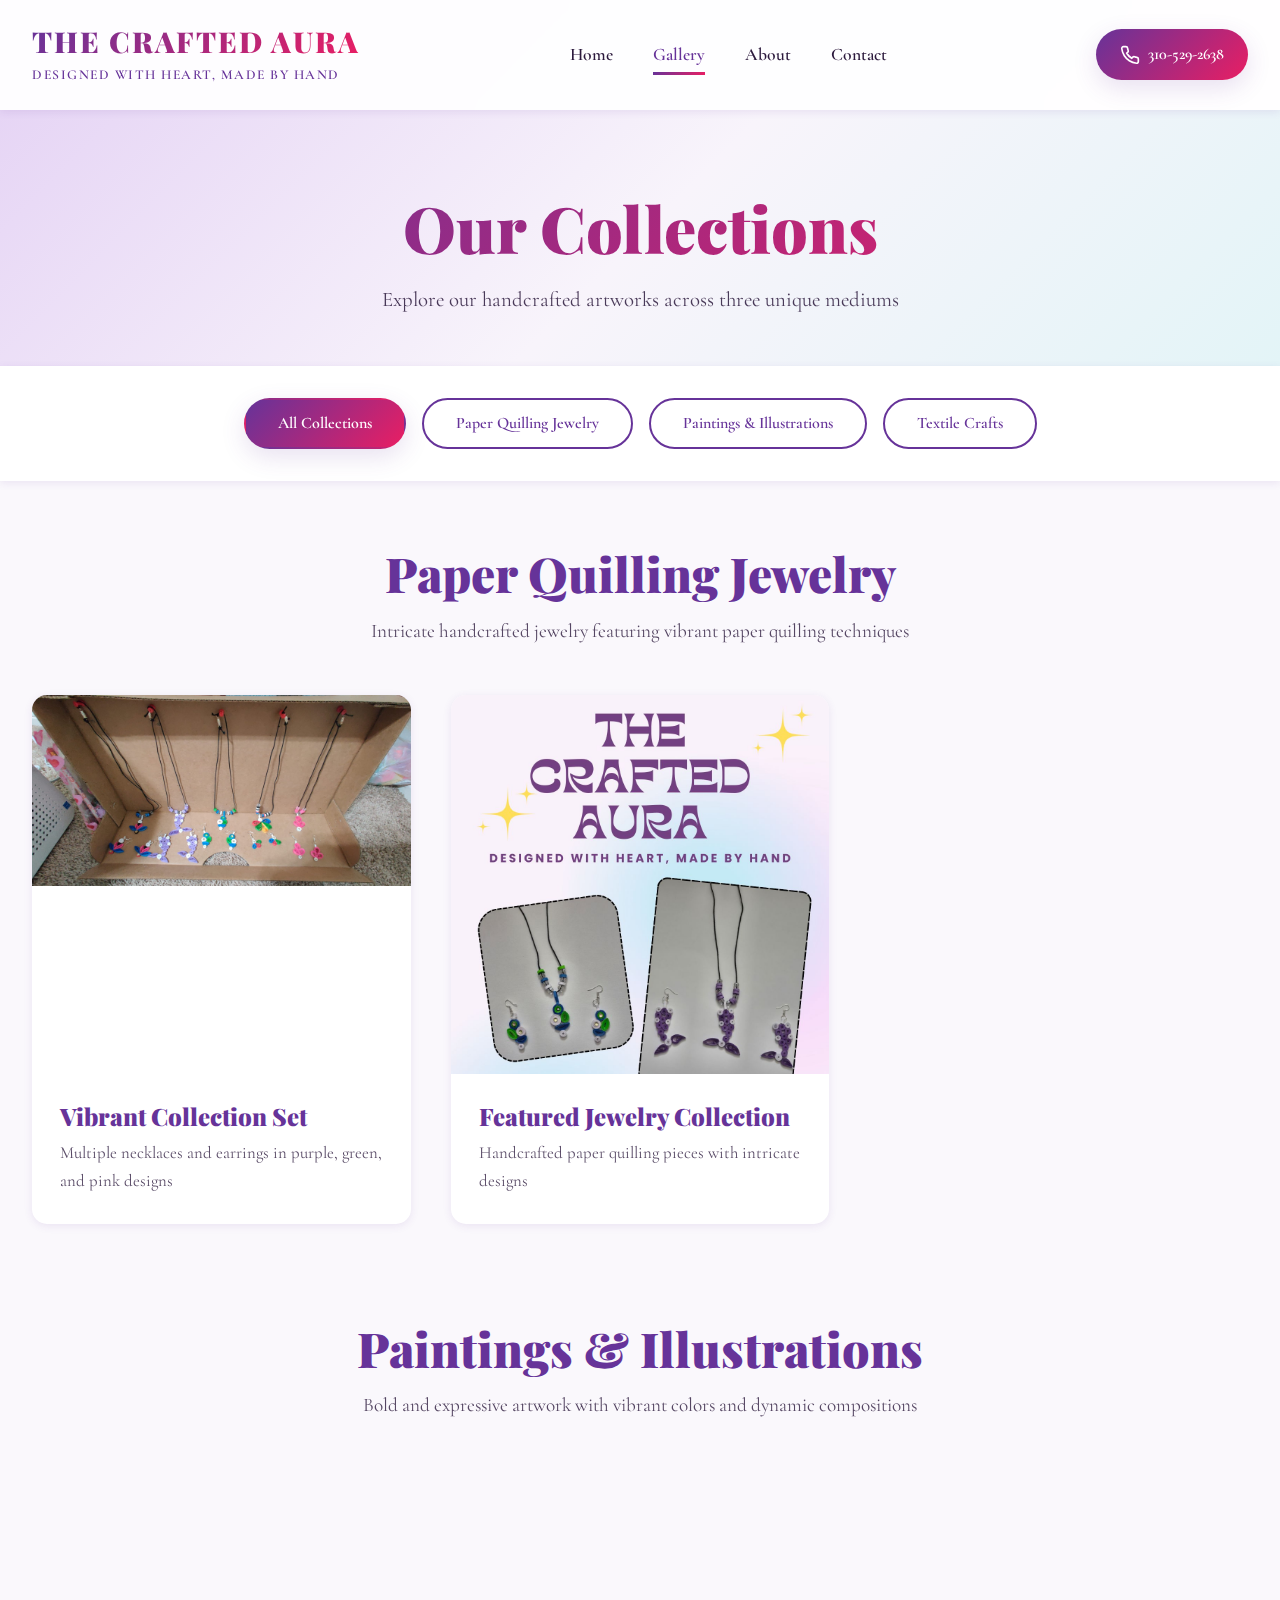
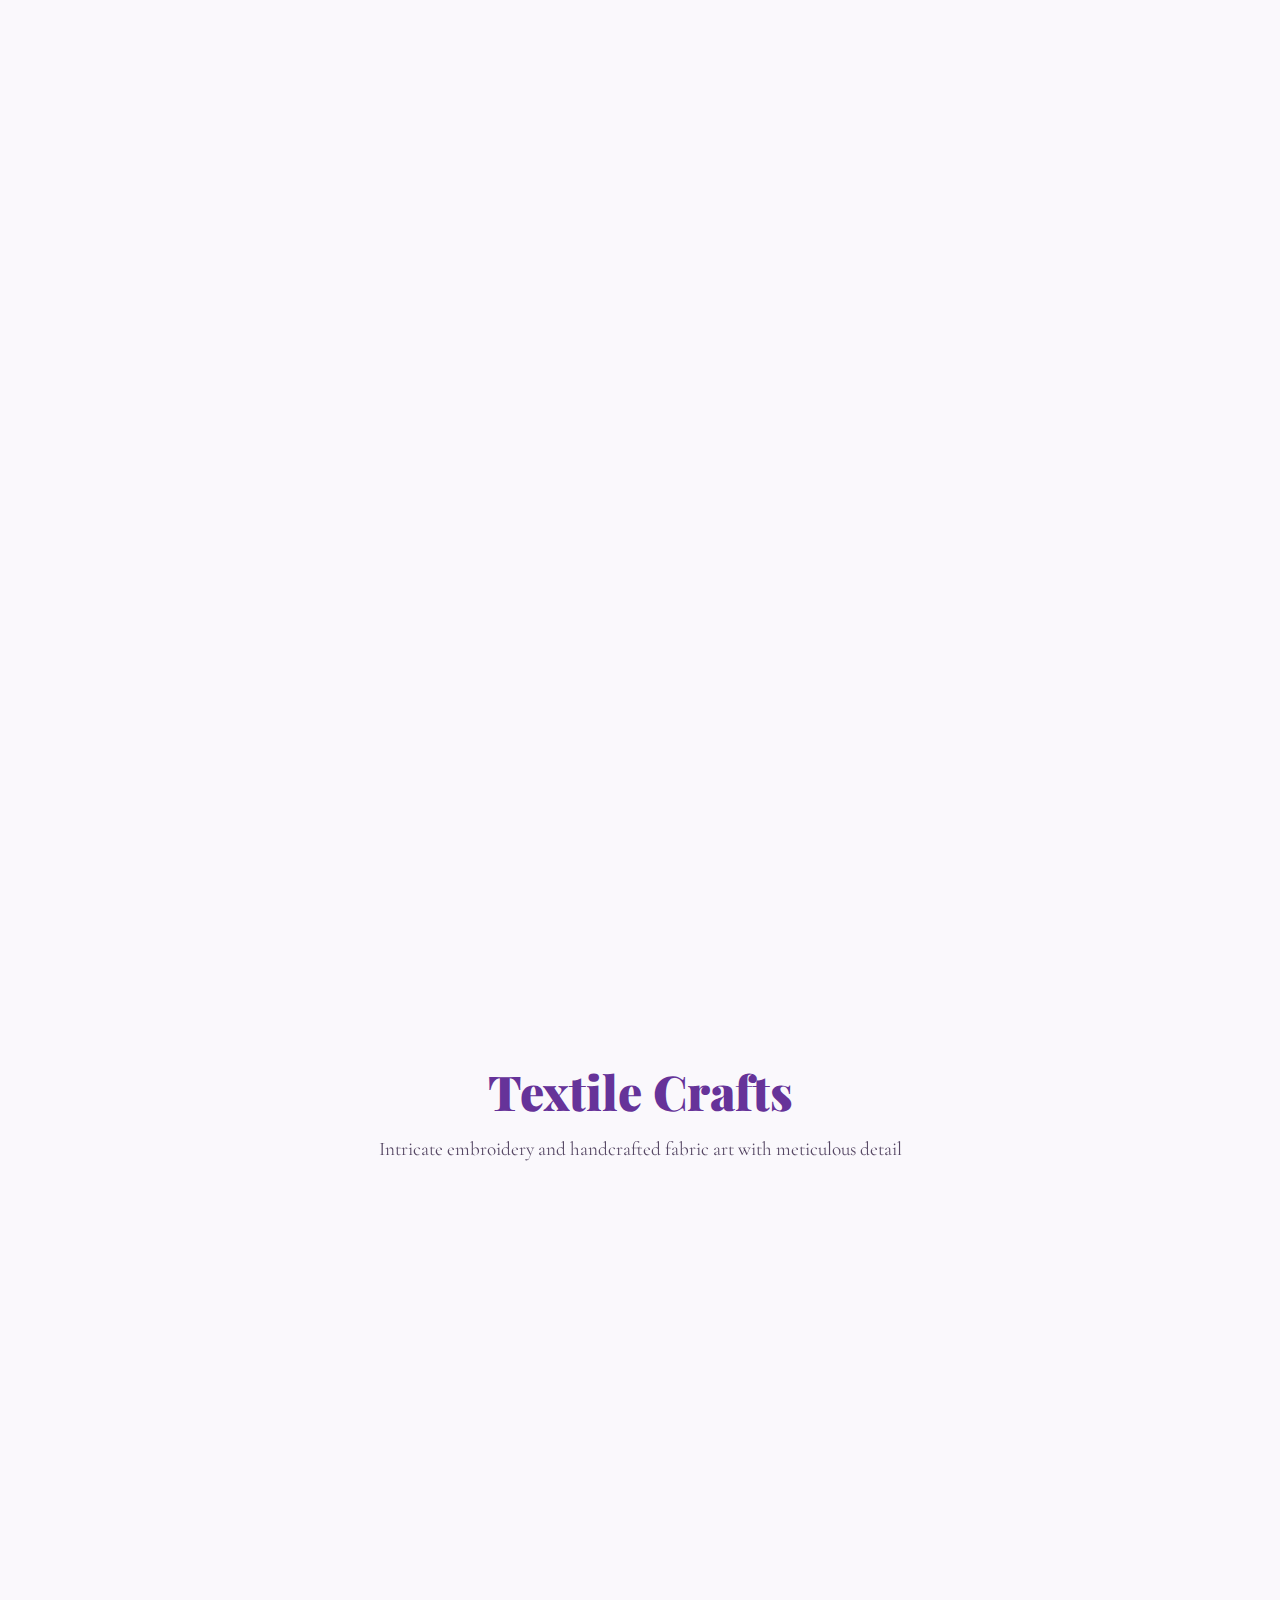
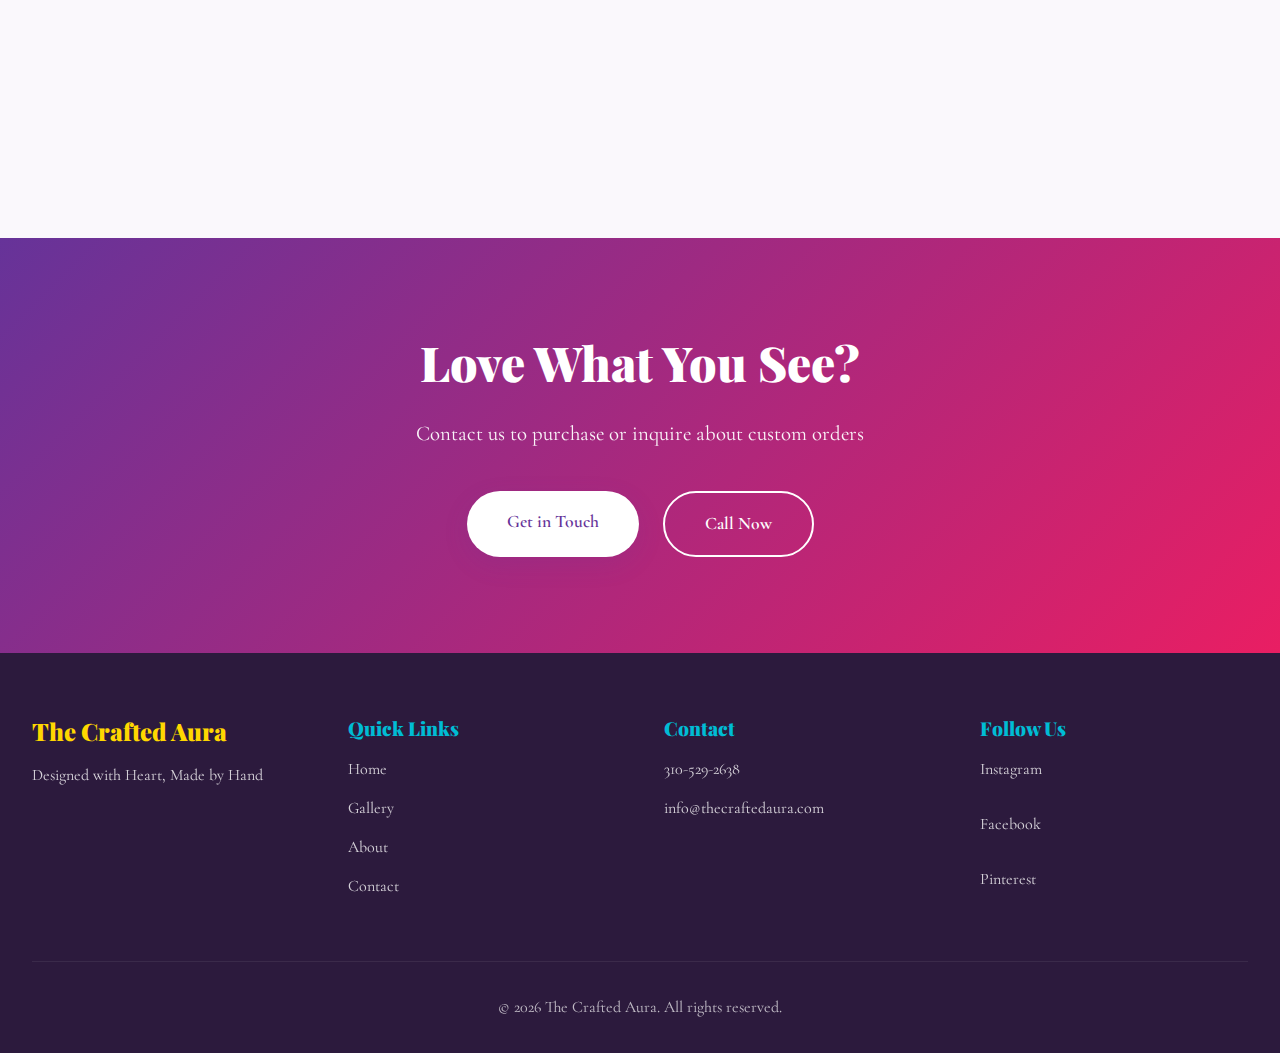
<file: gallery.html>
<!DOCTYPE html>
<html lang="en">
<head>
    <meta charset="UTF-8">
    <meta name="viewport" content="width=device-width, initial-scale=1.0">
    <title>Gallery - The Crafted Aura</title>
    <link rel="preconnect" href="https://fonts.googleapis.com">
    <link rel="preconnect" href="https://fonts.gstatic.com" crossorigin>
    <link href="https://fonts.googleapis.com/css2?family=Playfair+Display:wght:700;900&family=Cormorant+Garamond:wght@400;600&display=swap" rel="stylesheet">
    <link rel="stylesheet" href="styles.css">
    <link rel="stylesheet" href="gallery.css">
</head>
<body>
    <!-- Navigation -->
    <nav class="navbar">
        <div class="nav-container">
            <div class="logo">
                <h1>THE CRAFTED AURA</h1>
                <p class="tagline">Designed with Heart, Made by Hand</p>
            </div>
            <div class="nav-links">
                <a href="index.html">Home</a>
                <a href="gallery.html" class="active">Gallery</a>
                <a href="about.html">About</a>
                <a href="contact.html">Contact</a>
            </div>
            <div class="contact-info">
                <a href="tel:3105292638" class="phone-link">
                    <svg width="20" height="20" viewBox="0 0 24 24" fill="none" stroke="currentColor" stroke-width="2">
                        <path d="M22 16.92v3a2 2 0 0 1-2.18 2 19.79 19.79 0 0 1-8.63-3.07 19.5 19.5 0 0 1-6-6 19.79 19.79 0 0 1-3.07-8.67A2 2 0 0 1 4.11 2h3a2 2 0 0 1 2 1.72 12.84 12.84 0 0 0 .7 2.81 2 2 0 0 1-.45 2.11L8.09 9.91a16 16 0 0 0 6 6l1.27-1.27a2 2 0 0 1 2.11-.45 12.84 12.84 0 0 0 2.81.7A2 2 0 0 1 22 16.92z"/>
                    </svg>
                    310-529-2638
                </a>
            </div>
            <button class="mobile-menu-btn" aria-label="Menu">
                <span></span>
                <span></span>
                <span></span>
            </button>
        </div>
    </nav>

    <!-- Mobile Menu -->
    <div class="mobile-menu">
        <a href="index.html">Home</a>
        <a href="gallery.html" class="active">Gallery</a>
        <a href="about.html">About</a>
        <a href="contact.html">Contact</a>
        <a href="tel:3105292638" class="mobile-phone">
            <svg width="20" height="20" viewBox="0 0 24 24" fill="none" stroke="currentColor" stroke-width="2">
                <path d="M22 16.92v3a2 2 0 0 1-2.18 2 19.79 19.79 0 0 1-8.63-3.07 19.5 19.5 0 0 1-6-6 19.79 19.79 0 0 1-3.07-8.67A2 2 0 0 1 4.11 2h3a2 2 0 0 1 2 1.72 12.84 12.84 0 0 0 .7 2.81 2 2 0 0 1-.45 2.11L8.09 9.91a16 16 0 0 0 6 6l1.27-1.27a2 2 0 0 1 2.11-.45 12.84 12.84 0 0 0 2.81.7A2 2 0 0 1 22 16.92z"/>
            </svg>
            310-529-2638
        </a>
    </div>

    <!-- Gallery Header -->
    <section class="gallery-header">
        <div class="container">
            <h1 class="page-title">Our Collections</h1>
            <p class="page-subtitle">Explore our handcrafted artworks across three unique mediums</p>
        </div>
    </section>

    <!-- Filter Navigation -->
    <div class="filter-nav">
        <div class="container">
            <button class="filter-btn active" data-filter="all">All Collections</button>
            <button class="filter-btn" data-filter="jewelry">Paper Quilling Jewelry</button>
            <button class="filter-btn" data-filter="paintings">Paintings & Illustrations</button>
            <button class="filter-btn" data-filter="textiles">Textile Crafts</button>
        </div>
    </div>

    <!-- Gallery Grid -->
    <section class="gallery-section">
        <div class="container">
            
            <!-- Paper Quilling Jewelry -->
            <div id="jewelry" class="gallery-category">
                <h2 class="category-title">Paper Quilling Jewelry</h2>
                <p class="category-description">Intricate handcrafted jewelry featuring vibrant paper quilling techniques</p>
                
                <div class="gallery-grid" data-category="jewelry">
                    <div class="gallery-item">
                        <div class="item-image">
                            <img src="images/jewelry/quilling-collection-display.jpg" alt="Colorful Paper Quilling Jewelry Collection">
                        </div>
                        <div class="item-info">
                            <h3>Vibrant Collection Set</h3>
                            <p>Multiple necklaces and earrings in purple, green, and pink designs</p>
                        </div>
                    </div>

                    <div class="gallery-item">
                        <div class="item-image">
                            <img src="images/jewelry/quilling-jewelry-main.jpg" alt="Paper Quilling Jewelry Showcase">
                        </div>
                        <div class="item-info">
                            <h3>Featured Jewelry Collection</h3>
                            <p>Handcrafted paper quilling pieces with intricate designs</p>
                        </div>
                    </div>
                </div>
            </div>

            <!-- Paintings & Illustrations -->
            <div id="paintings" class="gallery-category">
                <h2 class="category-title">Paintings & Illustrations</h2>
                <p class="category-description">Bold and expressive artwork with vibrant colors and dynamic compositions</p>
                
                <div class="gallery-grid" data-category="paintings">
                    <div class="gallery-item">
                        <div class="item-image">
                            <img src="images/paintings/pink-iris-watercolor.jpg" alt="Pink Flower Watercolor">
                        </div>
                        <div class="item-info">
                            <h3>Pink Iris Blossom</h3>
                            <p>Delicate watercolor painting of a pink iris flower</p>
                        </div>
                    </div>

                    <div class="gallery-item">
                        <div class="item-image">
                            <img src="images/paintings/sunset-landscape.jpg" alt="Landscape Sunset Painting">
                        </div>
                        <div class="item-info">
                            <h3>Serene Sunset Landscape</h3>
                            <p>Peaceful watercolor landscape with warm sunset tones</p>
                        </div>
                    </div>

                    <div class="gallery-item">
                        <div class="item-image">
                            <img src="images/paintings/shiva-lingam-art.jpg" alt="Shiva Lingam Painting">
                        </div>
                        <div class="item-info">
                            <h3>Sacred Shiva Lingam</h3>
                            <p>Spiritual artwork depicting traditional Shiva lingam</p>
                        </div>
                    </div>

                    <div class="gallery-item">
                        <div class="item-image">
                            <img src="images/illustrations/peacock-feather-drawing.jpg" alt="Peacock Feather Illustration">
                        </div>
                        <div class="item-info">
                            <h3>Peacock Feather Study</h3>
                            <p>Detailed colored pencil drawing of peacock feathers</p>
                        </div>
                    </div>

                    <div class="gallery-item">
                        <div class="item-image">
                            <img src="images/paintings/tribal-dancers-painting.jpg" alt="Tribal Dancers Painting">
                        </div>
                        <div class="item-info">
                            <h3>Dancing Spirits</h3>
                            <p>Vibrant folk art depicting joyful tribal dancers</p>
                        </div>
                    </div>

                    <div class="gallery-item">
                        <div class="item-image">
                            <img src="images/paintings/mountain-night-sky.jpg" alt="Mountain Night Sky Painting">
                        </div>
                        <div class="item-info">
                            <h3>Moonlit Mountains</h3>
                            <p>Majestic mountain range under a starry purple sky</p>
                        </div>
                    </div>
                </div>
            </div>

            <!-- Textile Crafts -->
            <div id="textiles" class="gallery-category">
                <h2 class="category-title">Textile Crafts</h2>
                <p class="category-description">Intricate embroidery and handcrafted fabric art with meticulous detail</p>
                
                <div class="gallery-grid" data-category="textiles">
                    <div class="gallery-item">
                        <div class="item-image">
                            <img src="images/illustrations/lotus-flowers-sketch.jpg" alt="Lotus Flower Sketch">
                        </div>
                        <div class="item-info">
                            <h3>Lotus Flower Line Art</h3>
                            <p>Intricate pen and ink drawing of lotus flowers</p>
                        </div>
                    </div>

                    <div class="gallery-item">
                        <div class="item-image">
                            <img src="images/illustrations/eiffel-tower-drawing.jpg" alt="Eiffel Tower Drawing">
                        </div>
                        <div class="item-info">
                            <h3>Eiffel Tower Study</h3>
                            <p>Detailed architectural sketch with intricate linework</p>
                        </div>
                    </div>
                </div>
            </div>

        </div>
    </section>

    <!-- CTA Section -->
    <section class="cta">
        <div class="cta-content">
            <h2>Love What You See?</h2>
            <p>Contact us to purchase or inquire about custom orders</p>
            <div class="cta-buttons">
                <a href="contact.html" class="btn btn-primary">Get in Touch</a>
                <a href="tel:3105292638" class="btn btn-secondary">Call Now</a>
            </div>
        </div>
    </section>

    <!-- Footer -->
    <footer class="footer">
        <div class="container">
            <div class="footer-content">
                <div class="footer-section">
                    <h3>The Crafted Aura</h3>
                    <p>Designed with Heart, Made by Hand</p>
                </div>
                <div class="footer-section">
                    <h4>Quick Links</h4>
                    <a href="index.html">Home</a>
                    <a href="gallery.html">Gallery</a>
                    <a href="about.html">About</a>
                    <a href="contact.html">Contact</a>
                </div>
                <div class="footer-section">
                    <h4>Contact</h4>
                    <a href="tel:3105292638">310-529-2638</a>
                    <a href="mailto:info@thecraftedaura.com">info@thecraftedaura.com</a>
                </div>
                <div class="footer-section">
                    <h4>Follow Us</h4>
                    <div class="social-links">
                        <a href="#" aria-label="Instagram">Instagram</a>
                        <a href="#" aria-label="Facebook">Facebook</a>
                        <a href="#" aria-label="Pinterest">Pinterest</a>
                    </div>
                </div>
            </div>
            <div class="footer-bottom">
                <p>&copy; 2026 The Crafted Aura. All rights reserved.</p>
            </div>
        </div>
    </footer>

    <script src="script.js"></script>
    <script src="gallery.js"></script>
</body>
</html>
</file>
<file: styles.css>
/* ===== CSS VARIABLES ===== */
:root {
    --primary-purple: #663399;
    --vibrant-pink: #E91E63;
    --accent-teal: #00BCD4;
    --accent-gold: #FFD700;
    --dark-text: #2C1A3D;
    --light-bg: #FAF8FC;
    --white: #FFFFFF;
    --gradient-1: linear-gradient(135deg, #E6D5F5 0%, #F8F4FB 50%, #E3F4F7 100%);
    --gradient-2: linear-gradient(135deg, var(--primary-purple) 0%, var(--vibrant-pink) 100%);
    --shadow-sm: 0 2px 8px rgba(102, 51, 153, 0.1);
    --shadow-md: 0 8px 24px rgba(102, 51, 153, 0.15);
    --shadow-lg: 0 16px 48px rgba(102, 51, 153, 0.2);
}

/* ===== RESET & BASE ===== */
* {
    margin: 0;
    padding: 0;
    box-sizing: border-box;
}

html {
    scroll-behavior: smooth;
}

body {
    font-family: 'Cormorant Garamond', serif;
    color: var(--dark-text);
    line-height: 1.7;
    background: var(--gradient-1);
    overflow-x: hidden;
}

h1, h2, h3, h4, h5, h6 {
    font-family: 'Playfair Display', serif;
    font-weight: 900;
    line-height: 1.2;
}

img {
    max-width: 100%;
    height: auto;
    display: block;
}

a {
    text-decoration: none;
    color: inherit;
    transition: all 0.3s ease;
}

/* ===== CONTAINER ===== */
.container {
    max-width: 1400px;
    margin: 0 auto;
    padding: 0 2rem;
}

/* ===== NAVIGATION ===== */
.navbar {
    background: rgba(255, 255, 255, 0.95);
    backdrop-filter: blur(10px);
    position: sticky;
    top: 0;
    z-index: 1000;
    box-shadow: var(--shadow-sm);
    animation: slideDown 0.5s ease;
}

@keyframes slideDown {
    from {
        transform: translateY(-100%);
        opacity: 0;
    }
    to {
        transform: translateY(0);
        opacity: 1;
    }
}

.nav-container {
    max-width: 1600px;
    margin: 0 auto;
    padding: 1.5rem 2rem;
    display: flex;
    justify-content: space-between;
    align-items: center;
    gap: 2rem;
}

.logo h1 {
    font-size: 1.8rem;
    letter-spacing: 2px;
    background: var(--gradient-2);
    -webkit-background-clip: text;
    -webkit-text-fill-color: transparent;
    background-clip: text;
    margin-bottom: 0.25rem;
}

.tagline {
    font-size: 0.85rem;
    letter-spacing: 1.5px;
    color: var(--primary-purple);
    text-transform: uppercase;
    font-weight: 600;
}

.nav-links {
    display: flex;
    gap: 2.5rem;
    align-items: center;
}

.nav-links a {
    font-size: 1.1rem;
    font-weight: 600;
    color: var(--dark-text);
    position: relative;
    transition: color 0.3s ease;
}

.nav-links a::after {
    content: '';
    position: absolute;
    bottom: -5px;
    left: 0;
    width: 0;
    height: 3px;
    background: var(--gradient-2);
    transition: width 0.3s ease;
}

.nav-links a:hover,
.nav-links a.active {
    color: var(--primary-purple);
}

.nav-links a:hover::after,
.nav-links a.active::after {
    width: 100%;
}

.contact-info .phone-link {
    display: flex;
    align-items: center;
    gap: 0.5rem;
    background: var(--gradient-2);
    color: var(--white);
    padding: 0.75rem 1.5rem;
    border-radius: 50px;
    font-weight: 600;
    font-size: 1rem;
    box-shadow: var(--shadow-md);
    transition: transform 0.3s ease, box-shadow 0.3s ease;
}

.contact-info .phone-link:hover {
    transform: translateY(-2px);
    box-shadow: var(--shadow-lg);
}

/* Mobile Menu Button */
.mobile-menu-btn {
    display: none;
    flex-direction: column;
    gap: 5px;
    background: none;
    border: none;
    cursor: pointer;
    padding: 0.5rem;
}

.mobile-menu-btn span {
    display: block;
    width: 28px;
    height: 3px;
    background: var(--primary-purple);
    border-radius: 3px;
    transition: all 0.3s ease;
}

.mobile-menu {
    display: none;
    position: fixed;
    top: 0;
    left: 0;
    width: 100%;
    height: 100vh;
    background: rgba(255, 255, 255, 0.98);
    backdrop-filter: blur(10px);
    z-index: 999;
    flex-direction: column;
    justify-content: center;
    align-items: center;
    gap: 2rem;
    opacity: 0;
    pointer-events: none;
    transition: opacity 0.3s ease;
}

.mobile-menu.active {
    opacity: 1;
    pointer-events: all;
}

.mobile-menu a {
    font-size: 1.5rem;
    font-weight: 600;
    color: var(--dark-text);
}

.mobile-menu .mobile-phone {
    display: flex;
    align-items: center;
    gap: 0.5rem;
    background: var(--gradient-2);
    color: var(--white);
    padding: 1rem 2rem;
    border-radius: 50px;
}

/* ===== HERO SECTION ===== */
.hero {
    position: relative;
    padding: 6rem 2rem;
    overflow: hidden;
    background: var(--gradient-1);
}

.hero-stars {
    position: absolute;
    top: 0;
    left: 0;
    width: 100%;
    height: 100%;
    pointer-events: none;
}

.star {
    position: absolute;
    width: 60px;
    height: 60px;
    background: radial-gradient(circle, var(--accent-gold) 0%, transparent 70%);
    opacity: 0.6;
    animation: twinkle 3s ease-in-out infinite;
}

.star::before,
.star::after {
    content: '';
    position: absolute;
    top: 50%;
    left: 50%;
    transform: translate(-50%, -50%);
    background: var(--accent-gold);
}

.star::before {
    width: 3px;
    height: 40px;
}

.star::after {
    width: 40px;
    height: 3px;
}

.star-1 {
    top: 10%;
    left: 15%;
    animation-delay: 0s;
}

.star-2 {
    top: 20%;
    right: 20%;
    animation-delay: 0.5s;
}

.star-3 {
    bottom: 25%;
    left: 10%;
    animation-delay: 1s;
}

.star-4 {
    bottom: 15%;
    right: 15%;
    animation-delay: 1.5s;
}

@keyframes twinkle {
    0%, 100% {
        opacity: 0.3;
        transform: scale(1);
    }
    50% {
        opacity: 0.8;
        transform: scale(1.2);
    }
}

.hero-content {
    max-width: 1400px;
    margin: 0 auto;
    display: grid;
    grid-template-columns: 1fr 1fr;
    gap: 4rem;
    align-items: center;
}

.hero-text {
    animation: fadeInLeft 0.8s ease;
}

@keyframes fadeInLeft {
    from {
        opacity: 0;
        transform: translateX(-50px);
    }
    to {
        opacity: 1;
        transform: translateX(0);
    }
}

.hero-title {
    font-size: 4rem;
    margin-bottom: 1.5rem;
    background: var(--gradient-2);
    -webkit-background-clip: text;
    -webkit-text-fill-color: transparent;
    background-clip: text;
    line-height: 1.1;
}

.hero-description {
    font-size: 1.3rem;
    margin-bottom: 2.5rem;
    color: var(--dark-text);
    opacity: 0.9;
}

.hero-buttons {
    display: flex;
    gap: 1.5rem;
    flex-wrap: wrap;
}

.btn {
    padding: 1rem 2.5rem;
    border-radius: 50px;
    font-size: 1.1rem;
    font-weight: 600;
    cursor: pointer;
    transition: all 0.3s ease;
    display: inline-block;
    border: none;
    font-family: 'Cormorant Garamond', serif;
}

.btn-primary {
    background: var(--gradient-2);
    color: var(--white);
    box-shadow: var(--shadow-md);
}

.btn-primary:hover {
    transform: translateY(-3px);
    box-shadow: var(--shadow-lg);
}

.btn-secondary {
    background: transparent;
    color: var(--primary-purple);
    border: 2px solid var(--primary-purple);
}

.btn-secondary:hover {
    background: var(--primary-purple);
    color: var(--white);
}

.hero-image {
    animation: fadeInRight 0.8s ease;
}

.hero-img {
    width: 100%;
    height: auto;
    border-radius: 20px;
    box-shadow: var(--shadow-lg);
    object-fit: cover;
}

@keyframes fadeInRight {
    from {
        opacity: 0;
        transform: translateX(50px);
    }
    to {
        opacity: 1;
        transform: translateX(0);
    }
}

.hero-image-placeholder {
    width: 100%;
    aspect-ratio: 16/9;
    background: linear-gradient(135deg, rgba(102, 51, 153, 0.1) 0%, rgba(0, 188, 212, 0.1) 100%);
    border-radius: 20px;
    display: flex;
    align-items: center;
    justify-content: center;
    border: 3px dashed var(--primary-purple);
    position: relative;
    overflow: hidden;
}

.hero-image-placeholder::before {
    content: '';
    position: absolute;
    top: -50%;
    left: -50%;
    width: 200%;
    height: 200%;
    background: repeating-linear-gradient(
        45deg,
        transparent,
        transparent 20px,
        rgba(102, 51, 153, 0.03) 20px,
        rgba(102, 51, 153, 0.03) 40px
    );
    animation: moveStripes 20s linear infinite;
}

@keyframes moveStripes {
    0% {
        transform: translate(0, 0);
    }
    100% {
        transform: translate(40px, 40px);
    }
}

.placeholder-content {
    text-align: center;
    z-index: 1;
    color: var(--primary-purple);
}

.placeholder-content svg {
    margin: 0 auto 1rem;
    opacity: 0.5;
}

.placeholder-content p {
    font-weight: 600;
    font-size: 1rem;
    opacity: 0.7;
}

/* ===== COLLECTIONS SECTION ===== */
.collections {
    padding: 6rem 0;
    background: var(--white);
}

.section-header {
    text-align: center;
    margin-bottom: 4rem;
    animation: fadeInUp 0.8s ease;
}

@keyframes fadeInUp {
    from {
        opacity: 0;
        transform: translateY(30px);
    }
    to {
        opacity: 1;
        transform: translateY(0);
    }
}

.section-title {
    font-size: 3.5rem;
    margin-bottom: 1rem;
    background: var(--gradient-2);
    -webkit-background-clip: text;
    -webkit-text-fill-color: transparent;
    background-clip: text;
}

.section-subtitle {
    font-size: 1.2rem;
    color: var(--dark-text);
    opacity: 0.8;
}

.collections-grid {
    display: grid;
    grid-template-columns: repeat(auto-fit, minmax(350px, 1fr));
    gap: 3rem;
}

.collection-card {
    background: var(--light-bg);
    border-radius: 20px;
    overflow: hidden;
    box-shadow: var(--shadow-sm);
    transition: all 0.4s ease;
    animation: fadeInUp 0.8s ease;
}

.collection-card:nth-child(2) {
    animation-delay: 0.2s;
}

.collection-card:nth-child(3) {
    animation-delay: 0.4s;
}

.collection-card:hover {
    transform: translateY(-10px);
    box-shadow: var(--shadow-lg);
}

.collection-image {
    height: 350px;
    overflow: hidden;
    position: relative;
}

.collection-image img {
    width: 100%;
    height: 100%;
    object-fit: cover;
    transition: transform 0.5s ease;
}

.collection-card:hover .collection-image img {
    transform: scale(1.1);
}

.image-placeholder {
    width: 100%;
    height: 100%;
    background: linear-gradient(135deg, rgba(102, 51, 153, 0.08) 0%, rgba(0, 188, 212, 0.08) 100%);
    display: flex;
    align-items: center;
    justify-content: center;
    border-bottom: 3px solid var(--primary-purple);
    position: relative;
    overflow: hidden;
}

.image-placeholder::before {
    content: '';
    position: absolute;
    top: -50%;
    left: -50%;
    width: 200%;
    height: 200%;
    background: repeating-linear-gradient(
        45deg,
        transparent,
        transparent 15px,
        rgba(102, 51, 153, 0.02) 15px,
        rgba(102, 51, 153, 0.02) 30px
    );
}

.collection-info {
    padding: 2rem;
}

.collection-info h3 {
    font-size: 1.8rem;
    margin-bottom: 1rem;
    color: var(--primary-purple);
}

.collection-info p {
    font-size: 1.1rem;
    margin-bottom: 1.5rem;
    color: var(--dark-text);
    opacity: 0.85;
}

.collection-link {
    display: inline-block;
    color: var(--vibrant-pink);
    font-weight: 600;
    font-size: 1.1rem;
    transition: all 0.3s ease;
}

.collection-link:hover {
    color: var(--primary-purple);
    transform: translateX(5px);
}

/* ===== WHY US SECTION ===== */
.why-us {
    padding: 6rem 0;
    background: var(--gradient-1);
}

.features-grid {
    display: grid;
    grid-template-columns: repeat(auto-fit, minmax(280px, 1fr));
    gap: 3rem;
    margin-top: 3rem;
}

.feature {
    text-align: center;
    padding: 2.5rem 2rem;
    background: rgba(255, 255, 255, 0.6);
    backdrop-filter: blur(10px);
    border-radius: 20px;
    box-shadow: var(--shadow-sm);
    transition: all 0.3s ease;
    animation: fadeInUp 0.8s ease;
}

.feature:nth-child(2) {
    animation-delay: 0.2s;
}

.feature:nth-child(3) {
    animation-delay: 0.4s;
}

.feature:nth-child(4) {
    animation-delay: 0.6s;
}

.feature:hover {
    transform: translateY(-5px);
    box-shadow: var(--shadow-md);
}

.feature-icon {
    font-size: 4rem;
    margin-bottom: 1.5rem;
    animation: bounce 2s ease-in-out infinite;
}

@keyframes bounce {
    0%, 100% {
        transform: translateY(0);
    }
    50% {
        transform: translateY(-10px);
    }
}

.feature h3 {
    font-size: 1.6rem;
    margin-bottom: 1rem;
    color: var(--primary-purple);
}

.feature p {
    font-size: 1.1rem;
    color: var(--dark-text);
    opacity: 0.85;
}

/* ===== CTA SECTION ===== */
.cta {
    padding: 6rem 2rem;
    background: var(--gradient-2);
    color: var(--white);
    text-align: center;
}

.cta-content h2 {
    font-size: 3rem;
    margin-bottom: 1.5rem;
}

.cta-content p {
    font-size: 1.3rem;
    margin-bottom: 2.5rem;
    opacity: 0.95;
}

.cta-buttons {
    display: flex;
    gap: 1.5rem;
    justify-content: center;
    flex-wrap: wrap;
}

.cta .btn-primary {
    background: var(--white);
    color: var(--primary-purple);
}

.cta .btn-secondary {
    border-color: var(--white);
    color: var(--white);
}

.cta .btn-secondary:hover {
    background: var(--white);
    color: var(--primary-purple);
}

/* ===== FOOTER ===== */
.footer {
    background: var(--dark-text);
    color: var(--white);
    padding: 4rem 0 2rem;
}

.footer-content {
    display: grid;
    grid-template-columns: repeat(auto-fit, minmax(200px, 1fr));
    gap: 3rem;
    margin-bottom: 3rem;
}

.footer-section h3 {
    font-size: 1.5rem;
    margin-bottom: 1rem;
    color: var(--accent-gold);
}

.footer-section h4 {
    font-size: 1.2rem;
    margin-bottom: 1rem;
    color: var(--accent-teal);
}

.footer-section p {
    opacity: 0.8;
    margin-bottom: 0.5rem;
}

.footer-section a {
    display: block;
    margin-bottom: 0.75rem;
    opacity: 0.8;
    transition: all 0.3s ease;
}

.footer-section a:hover {
    opacity: 1;
    color: var(--accent-gold);
    transform: translateX(5px);
}

.social-links {
    display: flex;
    gap: 1rem;
    flex-direction: column;
}

.footer-bottom {
    text-align: center;
    padding-top: 2rem;
    border-top: 1px solid rgba(255, 255, 255, 0.1);
    opacity: 0.7;
}

/* ===== RESPONSIVE ===== */
@media (max-width: 1024px) {
    .hero-title {
        font-size: 3rem;
    }
    
    .section-title {
        font-size: 2.5rem;
    }
    
    .hero-content {
        grid-template-columns: 1fr;
        gap: 3rem;
    }
}

@media (max-width: 768px) {
    .nav-links,
    .contact-info {
        display: none;
    }
    
    .mobile-menu-btn {
        display: flex;
    }
    
    .hero {
        padding: 4rem 1.5rem;
    }
    
    .hero-title {
        font-size: 2.5rem;
    }
    
    .hero-description {
        font-size: 1.1rem;
    }
    
    .section-title {
        font-size: 2rem;
    }
    
    .collections-grid {
        grid-template-columns: 1fr;
        gap: 2rem;
    }
    
    .features-grid {
        grid-template-columns: 1fr;
        gap: 2rem;
    }
    
    .cta-content h2 {
        font-size: 2rem;
    }
    
    .footer-content {
        grid-template-columns: 1fr;
        gap: 2rem;
    }
}

@media (max-width: 480px) {
    .logo h1 {
        font-size: 1.4rem;
    }
    
    .tagline {
        font-size: 0.7rem;
    }
    
    .hero-title {
        font-size: 2rem;
    }
    
    .btn {
        padding: 0.85rem 1.75rem;
        font-size: 1rem;
    }
}
</file>
<file: about.css>
/* ===== ABOUT PAGE STYLES ===== */

.about-header {
    padding: 5rem 2rem 3rem;
    text-align: center;
    background: var(--gradient-1);
}

/* Story Section */
.story-section {
    padding: 6rem 0;
    background: var(--white);
}

.story-content {
    display: grid;
    grid-template-columns: 1fr 1fr;
    gap: 4rem;
    align-items: center;
}

.story-text h2 {
    font-size: 3rem;
    margin-bottom: 2rem;
    background: var(--gradient-2);
    -webkit-background-clip: text;
    -webkit-text-fill-color: transparent;
    background-clip: text;
}

.story-text p {
    font-size: 1.15rem;
    line-height: 1.8;
    margin-bottom: 1.5rem;
    color: var(--dark-text);
    opacity: 0.9;
}

.story-image {
    animation: fadeInRight 0.8s ease;
}

.story-image img {
    width: 100%;
    height: auto;
    border-radius: 20px;
    box-shadow: var(--shadow-lg);
    object-fit: cover;
}

/* Process Section */
.process-section {
    padding: 6rem 0;
    background: var(--light-bg);
}

.process-grid {
    display: grid;
    grid-template-columns: repeat(auto-fit, minmax(250px, 1fr));
    gap: 3rem;
    margin-top: 3rem;
}

.process-card {
    background: var(--white);
    padding: 2.5rem 2rem;
    border-radius: 20px;
    box-shadow: var(--shadow-sm);
    transition: all 0.3s ease;
    position: relative;
    animation: fadeInUp 0.8s ease;
}

.process-card:nth-child(2) {
    animation-delay: 0.2s;
}

.process-card:nth-child(3) {
    animation-delay: 0.4s;
}

.process-card:nth-child(4) {
    animation-delay: 0.6s;
}

.process-card:hover {
    transform: translateY(-5px);
    box-shadow: var(--shadow-md);
}

.process-number {
    font-size: 3.5rem;
    font-weight: 900;
    background: var(--gradient-2);
    -webkit-background-clip: text;
    -webkit-text-fill-color: transparent;
    background-clip: text;
    margin-bottom: 1rem;
    font-family: 'Playfair Display', serif;
}

.process-card h3 {
    font-size: 1.7rem;
    margin-bottom: 1rem;
    color: var(--primary-purple);
}

.process-card p {
    font-size: 1.05rem;
    line-height: 1.7;
    color: var(--dark-text);
    opacity: 0.85;
}

/* Values Section */
.values-section {
    padding: 6rem 0;
    background: var(--gradient-1);
}

.values-grid {
    display: grid;
    grid-template-columns: repeat(auto-fit, minmax(280px, 1fr));
    gap: 3rem;
    margin-top: 3rem;
}

.value-card {
    background: rgba(255, 255, 255, 0.7);
    backdrop-filter: blur(10px);
    padding: 2.5rem 2rem;
    border-radius: 20px;
    text-align: center;
    box-shadow: var(--shadow-sm);
    transition: all 0.3s ease;
    animation: fadeInUp 0.8s ease;
}

.value-card:nth-child(2) {
    animation-delay: 0.2s;
}

.value-card:nth-child(3) {
    animation-delay: 0.4s;
}

.value-card:nth-child(4) {
    animation-delay: 0.6s;
}

.value-card:hover {
    transform: translateY(-5px);
    box-shadow: var(--shadow-md);
}

.value-icon {
    font-size: 4rem;
    margin-bottom: 1.5rem;
}

.value-card h3 {
    font-size: 1.7rem;
    margin-bottom: 1rem;
    color: var(--primary-purple);
}

.value-card p {
    font-size: 1.05rem;
    line-height: 1.7;
    color: var(--dark-text);
    opacity: 0.85;
}

/* Techniques Section */
.techniques-section {
    padding: 6rem 0;
    background: var(--white);
}

.techniques-content {
    margin-top: 4rem;
}

.technique-item {
    display: grid;
    grid-template-columns: 1fr 1fr;
    gap: 4rem;
    align-items: center;
    margin-bottom: 5rem;
    animation: fadeInUp 0.8s ease;
}

.technique-item:last-child {
    margin-bottom: 0;
}

.technique-item.reverse {
    direction: rtl;
}

.technique-item.reverse .technique-info {
    direction: ltr;
}

.technique-image {
    width: 100%;
}

.technique-image img {
    width: 100%;
    height: auto;
    border-radius: 15px;
    box-shadow: var(--shadow-md);
    object-fit: cover;
}

.technique-info h3 {
    font-size: 2.2rem;
    margin-bottom: 1.5rem;
    color: var(--primary-purple);
}

.technique-info p {
    font-size: 1.15rem;
    line-height: 1.8;
    color: var(--dark-text);
    opacity: 0.9;
}

/* Responsive About Page */
@media (max-width: 1024px) {
    .story-content,
    .technique-item {
        grid-template-columns: 1fr;
        gap: 3rem;
    }
    
    .technique-item.reverse {
        direction: ltr;
    }
    
    .story-text h2,
    .technique-info h3 {
        font-size: 2.5rem;
    }
}

@media (max-width: 768px) {
    .about-header {
        padding: 4rem 1.5rem 2rem;
    }
    
    .story-section,
    .process-section,
    .values-section,
    .techniques-section {
        padding: 4rem 0;
    }
    
    .story-text h2 {
        font-size: 2rem;
    }
    
    .story-text p,
    .technique-info p {
        font-size: 1.05rem;
    }
    
    .process-grid,
    .values-grid {
        grid-template-columns: 1fr;
        gap: 2rem;
    }
    
    .technique-info h3 {
        font-size: 1.8rem;
    }
}

@media (max-width: 480px) {
    .process-number {
        font-size: 2.5rem;
    }
    
    .process-card h3,
    .value-card h3 {
        font-size: 1.4rem;
    }
}
</file>
<file: contact.css>
/* ===== CONTACT PAGE STYLES ===== */

.contact-header {
    padding: 5rem 2rem 3rem;
    text-align: center;
    background: var(--gradient-1);
}

/* Contact Section */
.contact-section {
    padding: 6rem 0;
    background: var(--white);
}

.contact-container {
    display: grid;
    grid-template-columns: 1fr 1.2fr;
    gap: 4rem;
    align-items: start;
}

/* Contact Info Card */
.contact-info-card {
    background: var(--light-bg);
    padding: 3rem;
    border-radius: 20px;
    box-shadow: var(--shadow-md);
    position: sticky;
    top: 120px;
    animation: fadeInLeft 0.8s ease;
}

.contact-info-card h2 {
    font-size: 2.5rem;
    margin-bottom: 1rem;
    background: var(--gradient-2);
    -webkit-background-clip: text;
    -webkit-text-fill-color: transparent;
    background-clip: text;
}

.info-description {
    font-size: 1.1rem;
    margin-bottom: 2.5rem;
    color: var(--dark-text);
    opacity: 0.85;
}

.contact-methods {
    display: flex;
    flex-direction: column;
    gap: 2.5rem;
    margin-bottom: 3rem;
}

.contact-method {
    display: flex;
    gap: 1.5rem;
    align-items: flex-start;
}

.method-icon {
    flex-shrink: 0;
    width: 60px;
    height: 60px;
    background: var(--gradient-2);
    border-radius: 50%;
    display: flex;
    align-items: center;
    justify-content: center;
    color: var(--white);
}

.method-details h3 {
    font-size: 1.4rem;
    margin-bottom: 0.5rem;
    color: var(--primary-purple);
}

.method-details a {
    display: inline-block;
    color: var(--vibrant-pink);
    font-weight: 600;
    font-size: 1.1rem;
    margin-bottom: 0.25rem;
    transition: color 0.3s ease;
}

.method-details a:hover {
    color: var(--primary-purple);
}

.method-details p {
    font-size: 0.95rem;
    color: var(--dark-text);
    opacity: 0.7;
}

.social-links-contact {
    display: flex;
    gap: 1rem;
    flex-wrap: wrap;
}

.social-links-contact a {
    font-size: 1rem;
}

.contact-cta {
    background: rgba(102, 51, 153, 0.05);
    padding: 2rem;
    border-radius: 15px;
    text-align: center;
}

.contact-cta h3 {
    font-size: 1.5rem;
    margin-bottom: 1.5rem;
    color: var(--primary-purple);
}

.contact-cta .btn {
    display: inline-flex;
    align-items: center;
    gap: 0.75rem;
    font-size: 1.1rem;
}

/* Contact Form */
.contact-form-wrapper {
    background: var(--light-bg);
    padding: 3rem;
    border-radius: 20px;
    box-shadow: var(--shadow-md);
    animation: fadeInRight 0.8s ease;
}

.contact-form-wrapper h2 {
    font-size: 2.5rem;
    margin-bottom: 1rem;
    background: var(--gradient-2);
    -webkit-background-clip: text;
    -webkit-text-fill-color: transparent;
    background-clip: text;
}

.form-description {
    font-size: 1.1rem;
    margin-bottom: 2.5rem;
    color: var(--dark-text);
    opacity: 0.85;
}

.contact-form {
    display: flex;
    flex-direction: column;
    gap: 1.75rem;
}

.form-group {
    display: flex;
    flex-direction: column;
}

.form-group label {
    font-size: 1.05rem;
    font-weight: 600;
    margin-bottom: 0.5rem;
    color: var(--dark-text);
}

.form-group input,
.form-group select,
.form-group textarea {
    padding: 1rem 1.25rem;
    border: 2px solid rgba(102, 51, 153, 0.2);
    border-radius: 10px;
    font-size: 1rem;
    font-family: 'Cormorant Garamond', serif;
    background: var(--white);
    color: var(--dark-text);
    transition: all 0.3s ease;
}

.form-group input:focus,
.form-group select:focus,
.form-group textarea:focus {
    outline: none;
    border-color: var(--primary-purple);
    box-shadow: 0 0 0 3px rgba(102, 51, 153, 0.1);
}

.form-group textarea {
    resize: vertical;
    min-height: 150px;
}

.submit-btn {
    margin-top: 1rem;
    position: relative;
    overflow: hidden;
}

.btn-loading {
    display: none;
}

.submit-btn.loading .btn-text {
    display: none;
}

.submit-btn.loading .btn-loading {
    display: inline;
}

.form-message {
    padding: 1rem;
    border-radius: 10px;
    text-align: center;
    font-weight: 600;
    display: none;
}

.form-message.success {
    display: block;
    background: rgba(76, 175, 80, 0.1);
    color: #2e7d32;
    border: 2px solid #4caf50;
}

.form-message.error {
    display: block;
    background: rgba(244, 67, 54, 0.1);
    color: #c62828;
    border: 2px solid #f44336;
}

/* FAQ Section */
.faq-section {
    padding: 6rem 0;
    background: var(--light-bg);
}

.faq-grid {
    display: grid;
    grid-template-columns: repeat(auto-fit, minmax(300px, 1fr));
    gap: 2.5rem;
    margin-top: 3rem;
}

.faq-item {
    background: var(--white);
    padding: 2.5rem 2rem;
    border-radius: 15px;
    box-shadow: var(--shadow-sm);
    transition: all 0.3s ease;
    animation: fadeInUp 0.8s ease;
}

.faq-item:nth-child(2) {
    animation-delay: 0.2s;
}

.faq-item:nth-child(3) {
    animation-delay: 0.4s;
}

.faq-item:nth-child(4) {
    animation-delay: 0.6s;
}

.faq-item:hover {
    transform: translateY(-5px);
    box-shadow: var(--shadow-md);
}

.faq-item h3 {
    font-size: 1.4rem;
    margin-bottom: 1rem;
    color: var(--primary-purple);
}

.faq-item p {
    font-size: 1.05rem;
    line-height: 1.7;
    color: var(--dark-text);
    opacity: 0.85;
}

/* Responsive Contact Page */
@media (max-width: 1024px) {
    .contact-container {
        grid-template-columns: 1fr;
        gap: 3rem;
    }
    
    .contact-info-card {
        position: static;
    }
}

@media (max-width: 768px) {
    .contact-header {
        padding: 4rem 1.5rem 2rem;
    }
    
    .contact-section,
    .faq-section {
        padding: 4rem 0;
    }
    
    .contact-info-card,
    .contact-form-wrapper {
        padding: 2rem;
    }
    
    .contact-info-card h2,
    .contact-form-wrapper h2 {
        font-size: 2rem;
    }
    
    .contact-methods {
        gap: 2rem;
    }
    
    .faq-grid {
        grid-template-columns: 1fr;
        gap: 2rem;
    }
}

@media (max-width: 480px) {
    .contact-info-card,
    .contact-form-wrapper {
        padding: 1.5rem;
    }
    
    .method-icon {
        width: 50px;
        height: 50px;
    }
    
    .method-icon svg {
        width: 24px;
        height: 24px;
    }
    
    .form-group input,
    .form-group select,
    .form-group textarea {
        padding: 0.85rem 1rem;
    }
}
</file>
<file: gallery.css>
/* ===== GALLERY PAGE STYLES ===== */

.gallery-header {
    padding: 5rem 2rem 3rem;
    text-align: center;
    background: var(--gradient-1);
}

.page-title {
    font-size: 4rem;
    margin-bottom: 1rem;
    background: var(--gradient-2);
    -webkit-background-clip: text;
    -webkit-text-fill-color: transparent;
    background-clip: text;
    animation: fadeInUp 0.8s ease;
}

.page-subtitle {
    font-size: 1.3rem;
    color: var(--dark-text);
    opacity: 0.85;
    animation: fadeInUp 0.8s ease 0.2s both;
}

/* Filter Navigation */
.filter-nav {
    background: var(--white);
    padding: 2rem 0;
    position: sticky;
    top: 80px;
    z-index: 100;
    box-shadow: var(--shadow-sm);
}

.filter-nav .container {
    display: flex;
    gap: 1rem;
    justify-content: center;
    flex-wrap: wrap;
}

.filter-btn {
    padding: 0.85rem 2rem;
    border: 2px solid var(--primary-purple);
    background: transparent;
    color: var(--primary-purple);
    border-radius: 50px;
    font-size: 1rem;
    font-weight: 600;
    font-family: 'Cormorant Garamond', serif;
    cursor: pointer;
    transition: all 0.3s ease;
}

.filter-btn:hover {
    background: var(--primary-purple);
    color: var(--white);
    transform: translateY(-2px);
}

.filter-btn.active {
    background: var(--gradient-2);
    color: var(--white);
    border-color: transparent;
    box-shadow: var(--shadow-md);
}

/* Gallery Section */
.gallery-section {
    padding: 4rem 0;
    background: var(--light-bg);
}

.gallery-category {
    margin-bottom: 6rem;
    animation: fadeInUp 0.8s ease;
}

.gallery-category:last-child {
    margin-bottom: 2rem;
}

.category-title {
    font-size: 3rem;
    margin-bottom: 0.75rem;
    color: var(--primary-purple);
    text-align: center;
}

.category-description {
    font-size: 1.2rem;
    color: var(--dark-text);
    opacity: 0.8;
    text-align: center;
    margin-bottom: 3rem;
}

.gallery-grid {
    display: grid;
    grid-template-columns: repeat(auto-fill, minmax(350px, 1fr));
    gap: 2.5rem;
}

.gallery-grid.hidden {
    display: none;
}

.gallery-item {
    background: var(--white);
    border-radius: 15px;
    overflow: hidden;
    box-shadow: var(--shadow-sm);
    transition: all 0.4s ease;
    animation: fadeInUp 0.6s ease;
}

.gallery-item:nth-child(2) {
    animation-delay: 0.1s;
}

.gallery-item:nth-child(3) {
    animation-delay: 0.2s;
}

.gallery-item:nth-child(4) {
    animation-delay: 0.3s;
}

.gallery-item:nth-child(5) {
    animation-delay: 0.4s;
}

.gallery-item:nth-child(6) {
    animation-delay: 0.5s;
}

.gallery-item:hover {
    transform: translateY(-8px) scale(1.02);
    box-shadow: var(--shadow-lg);
}

.item-image {
    width: 100%;
    aspect-ratio: 1;
    overflow: hidden;
    position: relative;
}

.item-image .image-placeholder {
    width: 100%;
    height: 100%;
    background: linear-gradient(135deg, rgba(102, 51, 153, 0.05) 0%, rgba(0, 188, 212, 0.05) 100%);
    display: flex;
    align-items: center;
    justify-content: center;
    position: relative;
    overflow: hidden;
    border-bottom: 2px solid var(--primary-purple);
}

.item-image .image-placeholder::before {
    content: '';
    position: absolute;
    top: -50%;
    left: -50%;
    width: 200%;
    height: 200%;
    background: repeating-linear-gradient(
        45deg,
        transparent,
        transparent 12px,
        rgba(102, 51, 153, 0.02) 12px,
        rgba(102, 51, 153, 0.02) 24px
    );
}

.item-image .placeholder-content {
    text-align: center;
    z-index: 1;
    color: var(--primary-purple);
}

.item-image .placeholder-content svg {
    margin: 0 auto 0.75rem;
    opacity: 0.4;
}

.item-image .placeholder-content p {
    font-size: 0.9rem;
    font-weight: 600;
    opacity: 0.6;
}

.item-info {
    padding: 1.75rem;
}

.item-info h3 {
    font-size: 1.5rem;
    margin-bottom: 0.5rem;
    color: var(--primary-purple);
}

.item-info p {
    font-size: 1.05rem;
    color: var(--dark-text);
    opacity: 0.8;
}

/* Responsive Gallery */
@media (max-width: 1024px) {
    .page-title {
        font-size: 3rem;
    }
    
    .category-title {
        font-size: 2.5rem;
    }
    
    .gallery-grid {
        grid-template-columns: repeat(auto-fill, minmax(300px, 1fr));
        gap: 2rem;
    }
}

@media (max-width: 768px) {
    .gallery-header {
        padding: 4rem 1.5rem 2rem;
    }
    
    .page-title {
        font-size: 2.5rem;
    }
    
    .page-subtitle {
        font-size: 1.1rem;
    }
    
    .filter-nav {
        top: 70px;
    }
    
    .filter-btn {
        padding: 0.75rem 1.5rem;
        font-size: 0.95rem;
    }
    
    .category-title {
        font-size: 2rem;
    }
    
    .gallery-grid {
        grid-template-columns: 1fr;
        gap: 1.5rem;
    }
}

@media (max-width: 480px) {
    .page-title {
        font-size: 2rem;
    }
    
    .filter-nav .container {
        gap: 0.75rem;
    }
    
    .filter-btn {
        padding: 0.65rem 1.25rem;
        font-size: 0.9rem;
    }
}
</file>
